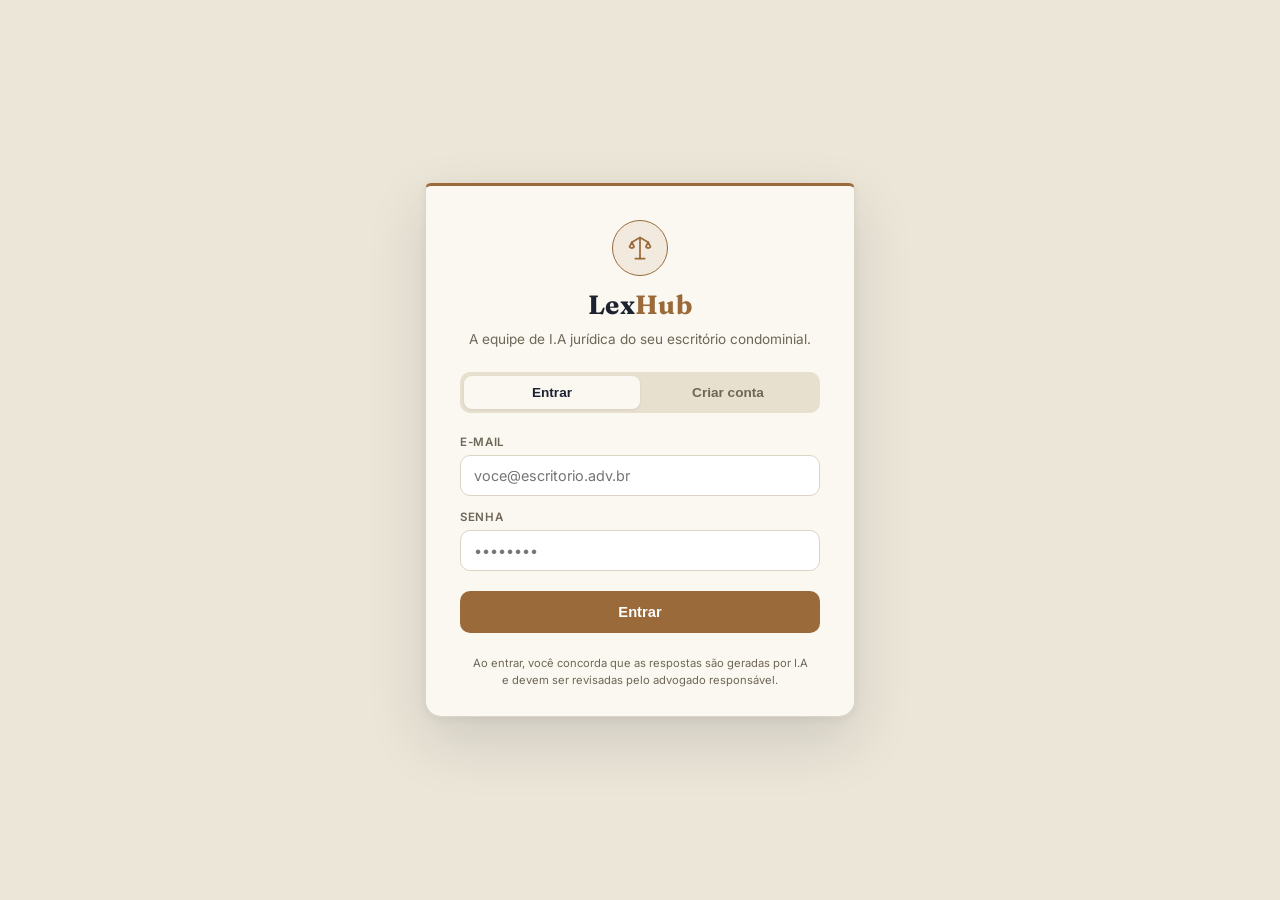
<file: app/static/login.html>
<!DOCTYPE html>
<html lang="pt-BR">
<head>
<meta charset="UTF-8">
<meta name="viewport" content="width=device-width, initial-scale=1.0">
<title>Entrar — LexHub</title>
<link rel="preconnect" href="https://fonts.googleapis.com">
<link rel="preconnect" href="https://fonts.gstatic.com" crossorigin>
<link href="https://fonts.googleapis.com/css2?family=Fraunces:ital,opsz,wght@0,9..144,400;0,9..144,500;0,9..144,600;1,9..144,400&family=Inter:wght@400;500;600;700&display=swap" rel="stylesheet">
<style>
:root {
  --bg: #ECE6D8;
  --panel: #FBF8F2;
  --panel-2: #F1EBDD;
  --panel-3: #E7E0CF;
  --border: #DCD5C5;
  --text: #1D2230;
  --text-dim: #6E6656;
  --accent: #9A6A3A;
  --accent-soft: rgba(154, 106, 58, 0.10);
  --accent-border: rgba(154, 106, 58, 0.38);
  --green: #2E4739;
  --danger: #A4432F;
}
* { margin: 0; padding: 0; box-sizing: border-box; }
body {
  font-family: 'Inter', system-ui, sans-serif;
  background: var(--bg);
  color: var(--text);
  min-height: 100vh;
  display: flex; align-items: center; justify-content: center;
  padding: 24px;
}
.card {
  width: 430px; max-width: 100%;
  background: var(--panel);
  border: 1px solid var(--border);
  border-top: 3px solid var(--accent);
  border-radius: 6px 6px 16px 16px;
  box-shadow: 0 24px 60px rgba(29,34,48,.14), 0 2px 8px rgba(29,34,48,.06);
  padding: 34px 34px 28px;
}
.brand { display: flex; flex-direction: column; align-items: center; gap: 12px; margin-bottom: 6px; }
.brand-mark {
  width: 56px; height: 56px;
  border: 1.5px solid var(--accent); border-radius: 50%;
  background: var(--accent-soft); color: var(--accent);
  display: flex; align-items: center; justify-content: center;
}
h1 { font-family: 'Fraunces', serif; font-size: 1.65rem; letter-spacing: .01em; }
h1 span { color: var(--accent); }
.sub { text-align: center; color: var(--text-dim); font-size: 0.85rem; line-height: 1.55; margin: 8px 0 22px; }

.tabs { display: flex; background: var(--panel-3); border-radius: 10px; padding: 4px; margin-bottom: 22px; }
.tab {
  flex: 1; background: transparent; border: none; border-radius: 8px;
  padding: 9px; font-size: 0.85rem; font-weight: 600; color: var(--text-dim);
  cursor: pointer; transition: background .15s, color .15s;
}
.tab.active { background: var(--panel); color: var(--text); box-shadow: 0 1px 3px rgba(29,34,48,.08); }

form { display: flex; flex-direction: column; gap: 14px; }
label { display: flex; flex-direction: column; gap: 6px; font-size: 0.72rem; font-weight: 600; text-transform: uppercase; letter-spacing: .06em; color: var(--text-dim); }
input {
  width: 100%;
  background: #fff;
  border: 1px solid var(--border);
  border-radius: 10px;
  padding: 11px 13px;
  font-family: inherit; font-size: 0.9rem; color: var(--text);
  transition: border-color .15s;
}
input:focus { outline: none; border-color: var(--accent-border); }
.btn {
  margin-top: 6px;
  background: var(--accent); color: #fff;
  border: none; border-radius: 10px;
  padding: 13px; font-size: 0.92rem; font-weight: 600;
  cursor: pointer; transition: opacity .15s;
}
.btn:hover { opacity: .92; }
.btn:disabled { opacity: .55; cursor: default; }
.erro {
  display: none;
  background: rgba(164, 67, 47, 0.08);
  border: 1px solid rgba(164, 67, 47, 0.28);
  color: var(--danger);
  border-radius: 10px; padding: 10px 13px;
  font-size: 0.8rem; line-height: 1.45;
}
.rodape { text-align: center; font-size: 0.7rem; color: var(--text-dim); margin-top: 22px; line-height: 1.5; }
:focus-visible { outline: 2px solid var(--accent); outline-offset: 2px; }
</style>
</head>
<body>

<div class="card">
  <div class="brand">
    <div class="brand-mark">
      <svg width="28" height="28" viewBox="0 0 24 24" fill="none" stroke="currentColor" stroke-width="1.5" stroke-linecap="round" stroke-linejoin="round"><path d="M12 3v18"/><path d="M5 7l7-4 7 4"/><path d="M3 11l2-4 2 4a2.5 2.5 0 0 1-4 0z"/><path d="M17 11l2-4 2 4a2.5 2.5 0 0 1-4 0z"/><path d="M8 21h8"/></svg>
    </div>
    <h1>Lex<span>Hub</span></h1>
  </div>
  <p class="sub">A equipe de I.A jurídica do seu escritório condominial.</p>

  <div class="tabs">
    <button class="tab active" id="tab-entrar" onclick="trocarAba('entrar')">Entrar</button>
    <button class="tab" id="tab-criar" onclick="trocarAba('criar')">Criar conta</button>
  </div>

  <div class="erro" id="erro"></div>

  <form id="form-entrar" onsubmit="entrar(event)">
    <label>E-mail
      <input type="email" id="login-email" autocomplete="email" required placeholder="voce@escritorio.adv.br">
    </label>
    <label>Senha
      <input type="password" id="login-senha" autocomplete="current-password" required placeholder="••••••••">
    </label>
    <button class="btn" id="btn-entrar" type="submit">Entrar</button>
  </form>

  <form id="form-criar" style="display:none" onsubmit="criarConta(event)">
    <label>Seu nome
      <input type="text" id="cad-nome" autocomplete="name" required placeholder="Dr(a). Nome Sobrenome">
    </label>
    <label>Nome do escritório
      <input type="text" id="cad-escritorio" autocomplete="organization" required placeholder="Ex.: Advocacia Condominial & Associados">
    </label>
    <label>E-mail
      <input type="email" id="cad-email" autocomplete="email" required placeholder="voce@escritorio.adv.br">
    </label>
    <label>Senha <small style="text-transform:none;letter-spacing:0;font-weight:400">(mínimo 8 caracteres)</small>
      <input type="password" id="cad-senha" autocomplete="new-password" minlength="8" required placeholder="••••••••">
    </label>
    <button class="btn" id="btn-criar" type="submit">Criar conta do escritório</button>
  </form>

  <p class="rodape">Ao entrar, você concorda que as respostas são geradas por I.A<br>e devem ser revisadas pelo advogado responsável.</p>
</div>

<script>
const $ = id => document.getElementById(id);

// Já logado? Vai direto pro hub.
if (localStorage.getItem('lexhub_token')) location.replace('/');

function trocarAba(aba) {
  $('form-entrar').style.display = aba === 'entrar' ? 'flex' : 'none';
  $('form-criar').style.display = aba === 'criar' ? 'flex' : 'none';
  $('tab-entrar').classList.toggle('active', aba === 'entrar');
  $('tab-criar').classList.toggle('active', aba === 'criar');
  mostrarErro('');
}

function mostrarErro(msg) {
  const el = $('erro');
  el.textContent = msg;
  el.style.display = msg ? 'block' : 'none';
}

function guardarSessao(d) {
  localStorage.setItem('lexhub_token', d.access_token);
  // O token do Supabase vale 1 hora; sem esta chave a sessão morre calada.
  if (d.refresh_token) localStorage.setItem('lexhub_refresh', d.refresh_token);
  localStorage.setItem('lexhub_perfil', JSON.stringify(d.perfil));
  location.replace('/');
}

async function chamar(url, corpo, btn, rotulo) {
  mostrarErro('');
  btn.disabled = true; btn.textContent = 'Aguarde…';
  try {
    const r = await fetch(url, {
      method: 'POST',
      headers: { 'Content-Type': 'application/json' },
      body: JSON.stringify(corpo)
    });
    const d = await r.json().catch(() => ({}));
    if (!r.ok) throw new Error(d.detail || 'Erro ' + r.status);
    guardarSessao(d);
  } catch (e) {
    mostrarErro(e.message);
  } finally {
    btn.disabled = false; btn.textContent = rotulo;
  }
}

function entrar(ev) {
  ev.preventDefault();
  chamar('/api/auth/login',
    { email: $('login-email').value.trim(), senha: $('login-senha').value },
    $('btn-entrar'), 'Entrar');
}

function criarConta(ev) {
  ev.preventDefault();
  chamar('/api/auth/signup',
    {
      nome: $('cad-nome').value.trim(),
      nome_escritorio: $('cad-escritorio').value.trim(),
      email: $('cad-email').value.trim(),
      senha: $('cad-senha').value
    },
    $('btn-criar'), 'Criar conta do escritório');
}
</script>
</body>
</html>
</file>
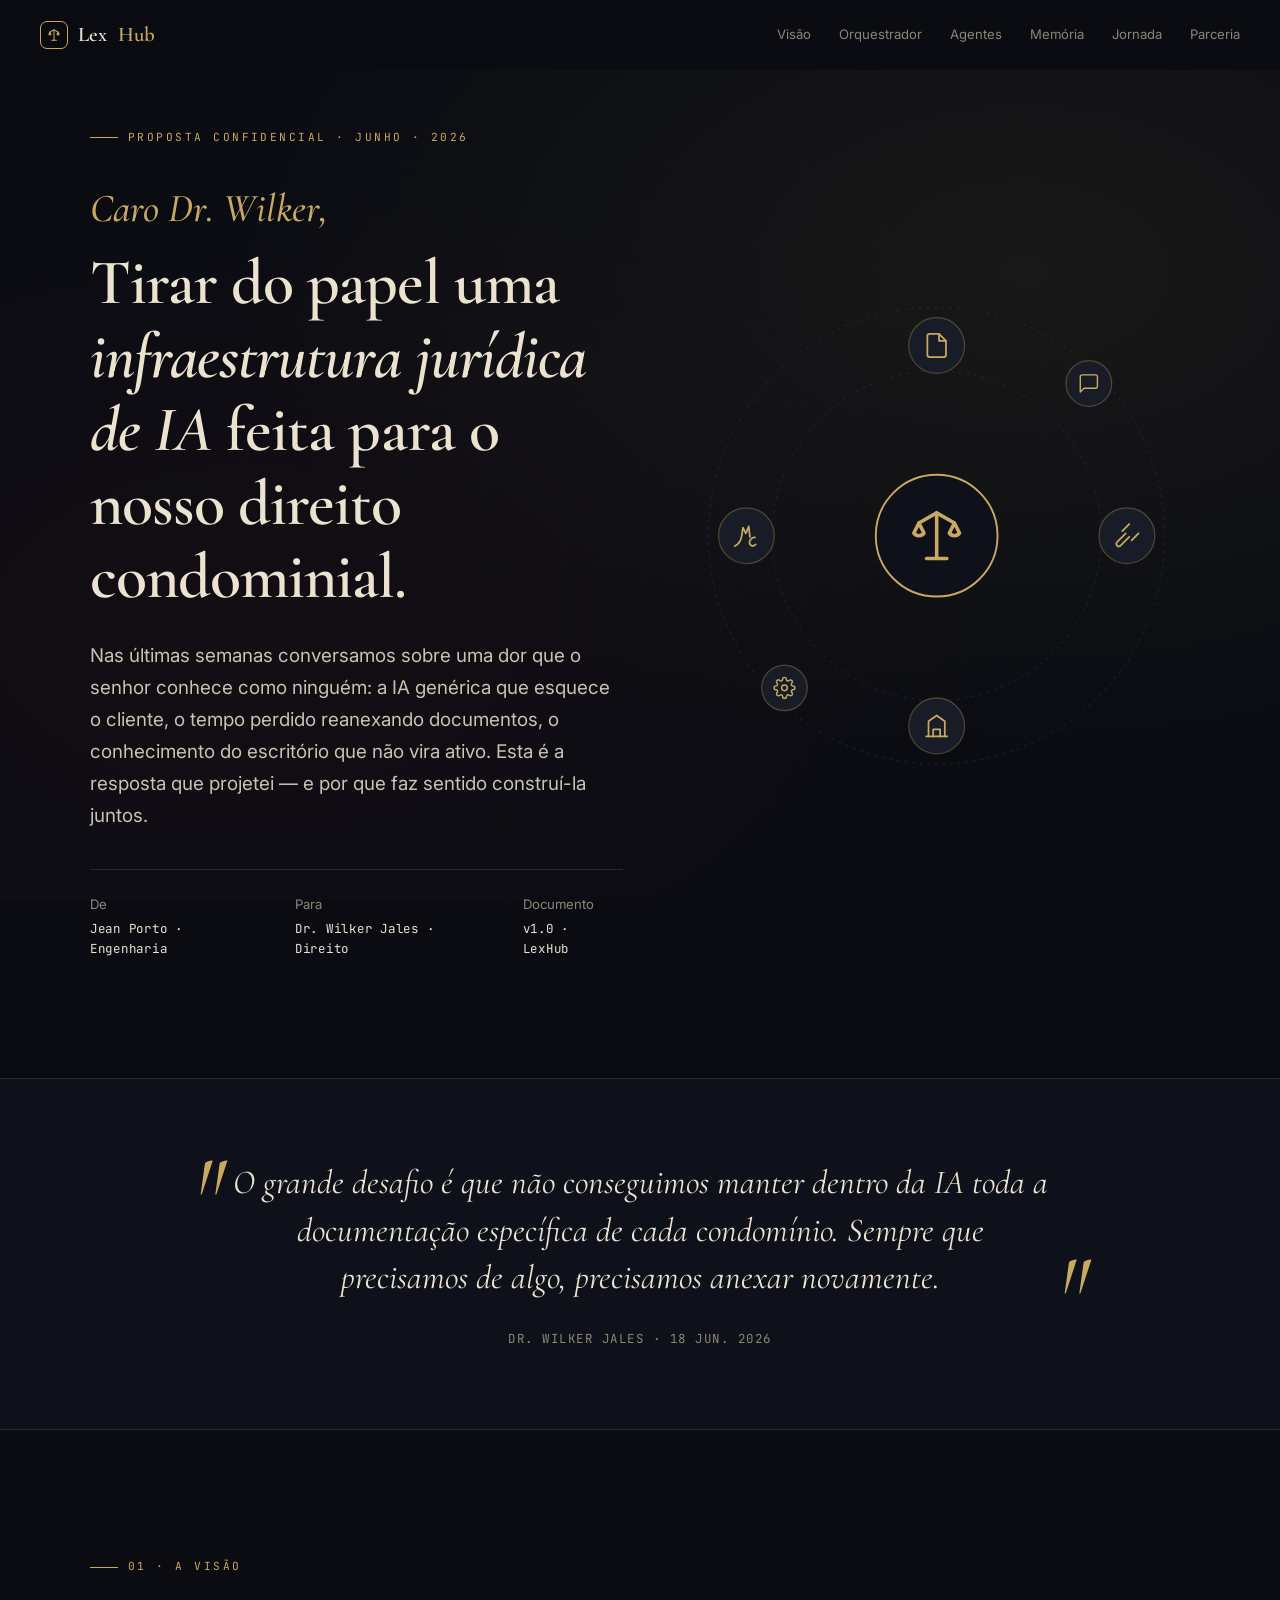
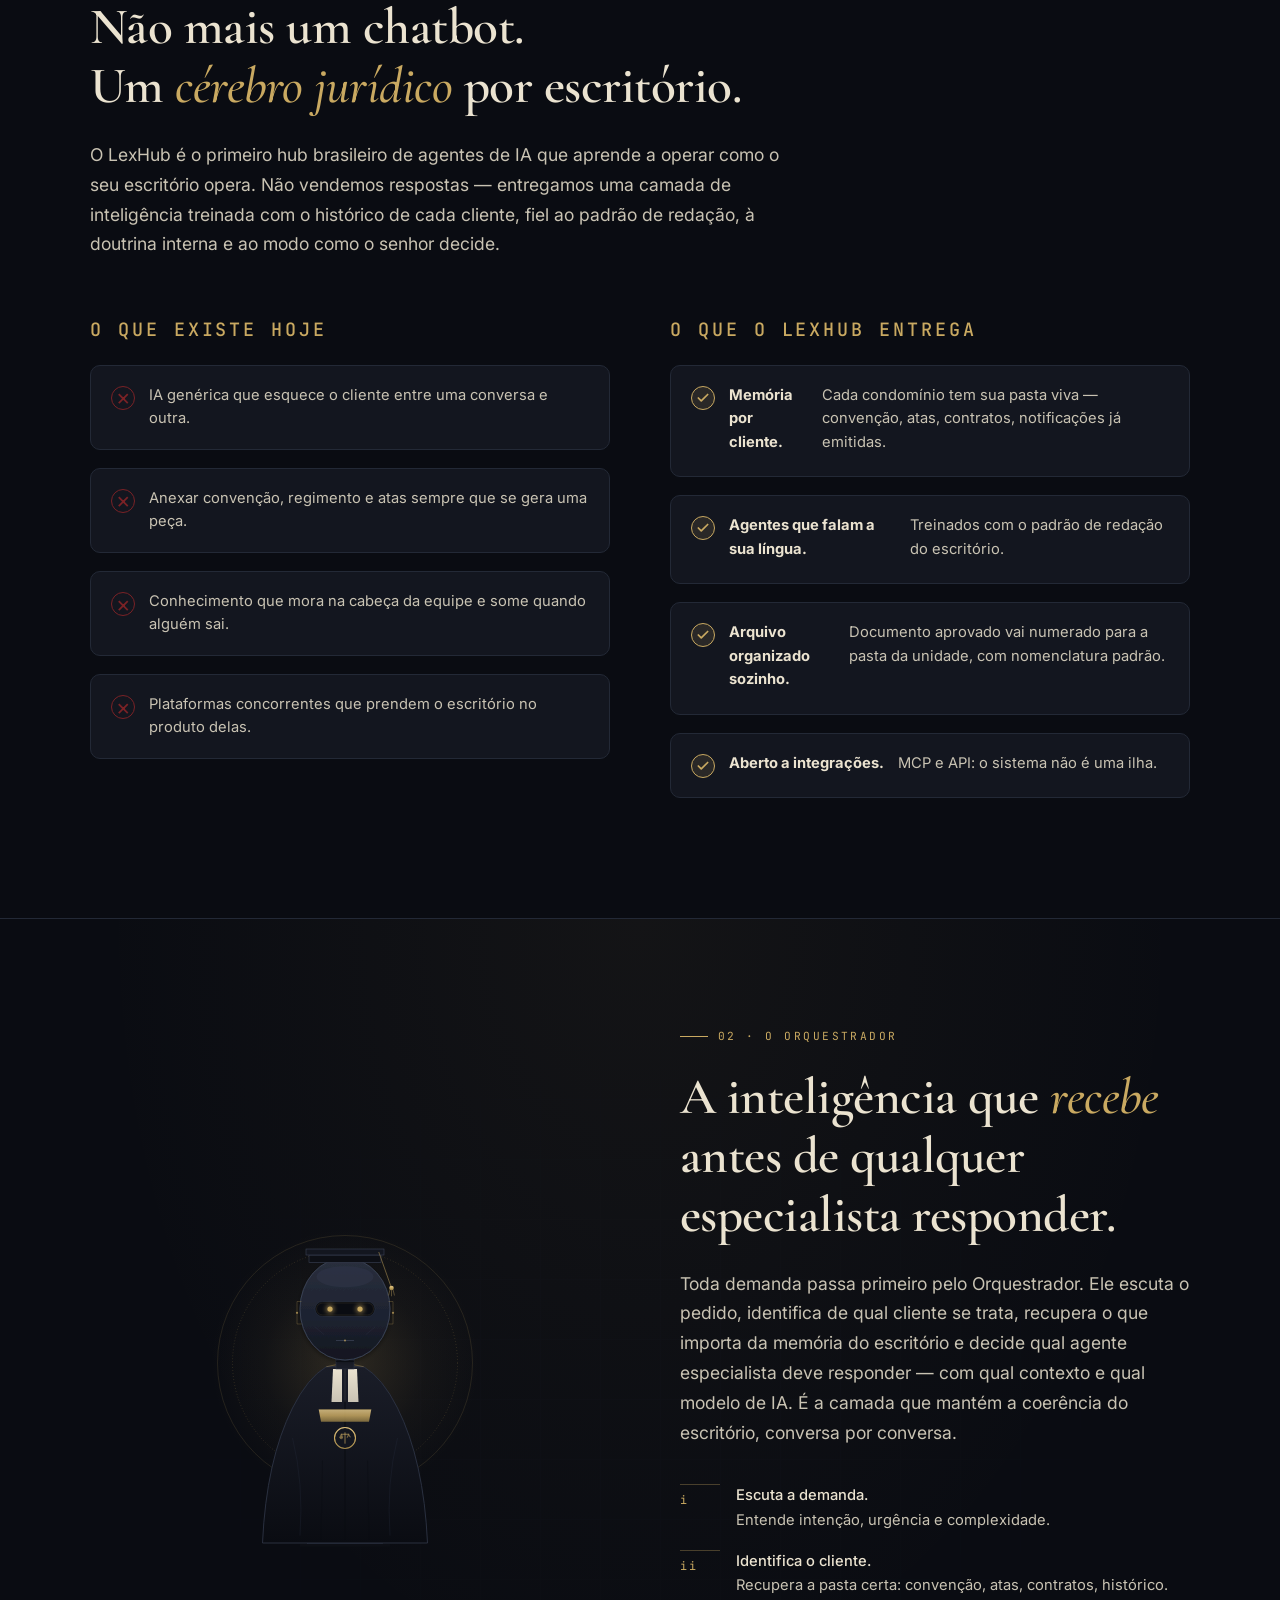
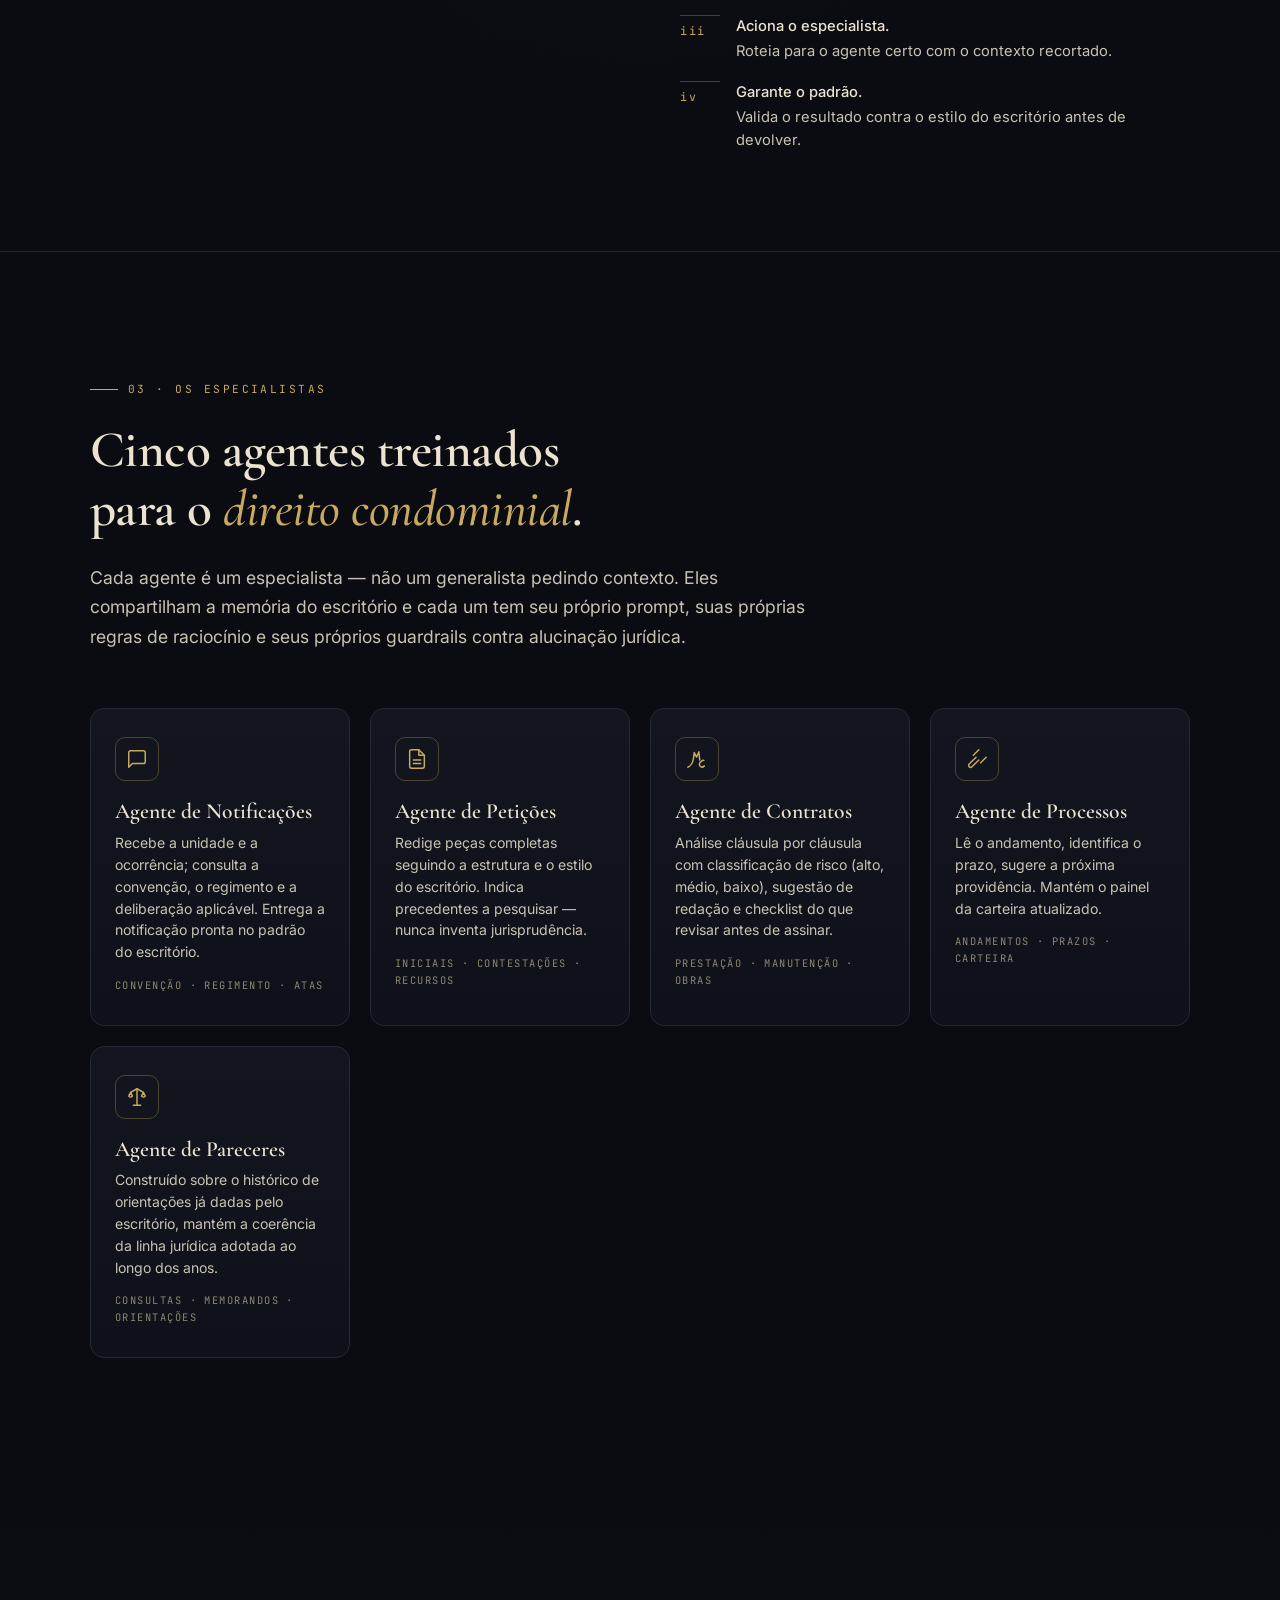
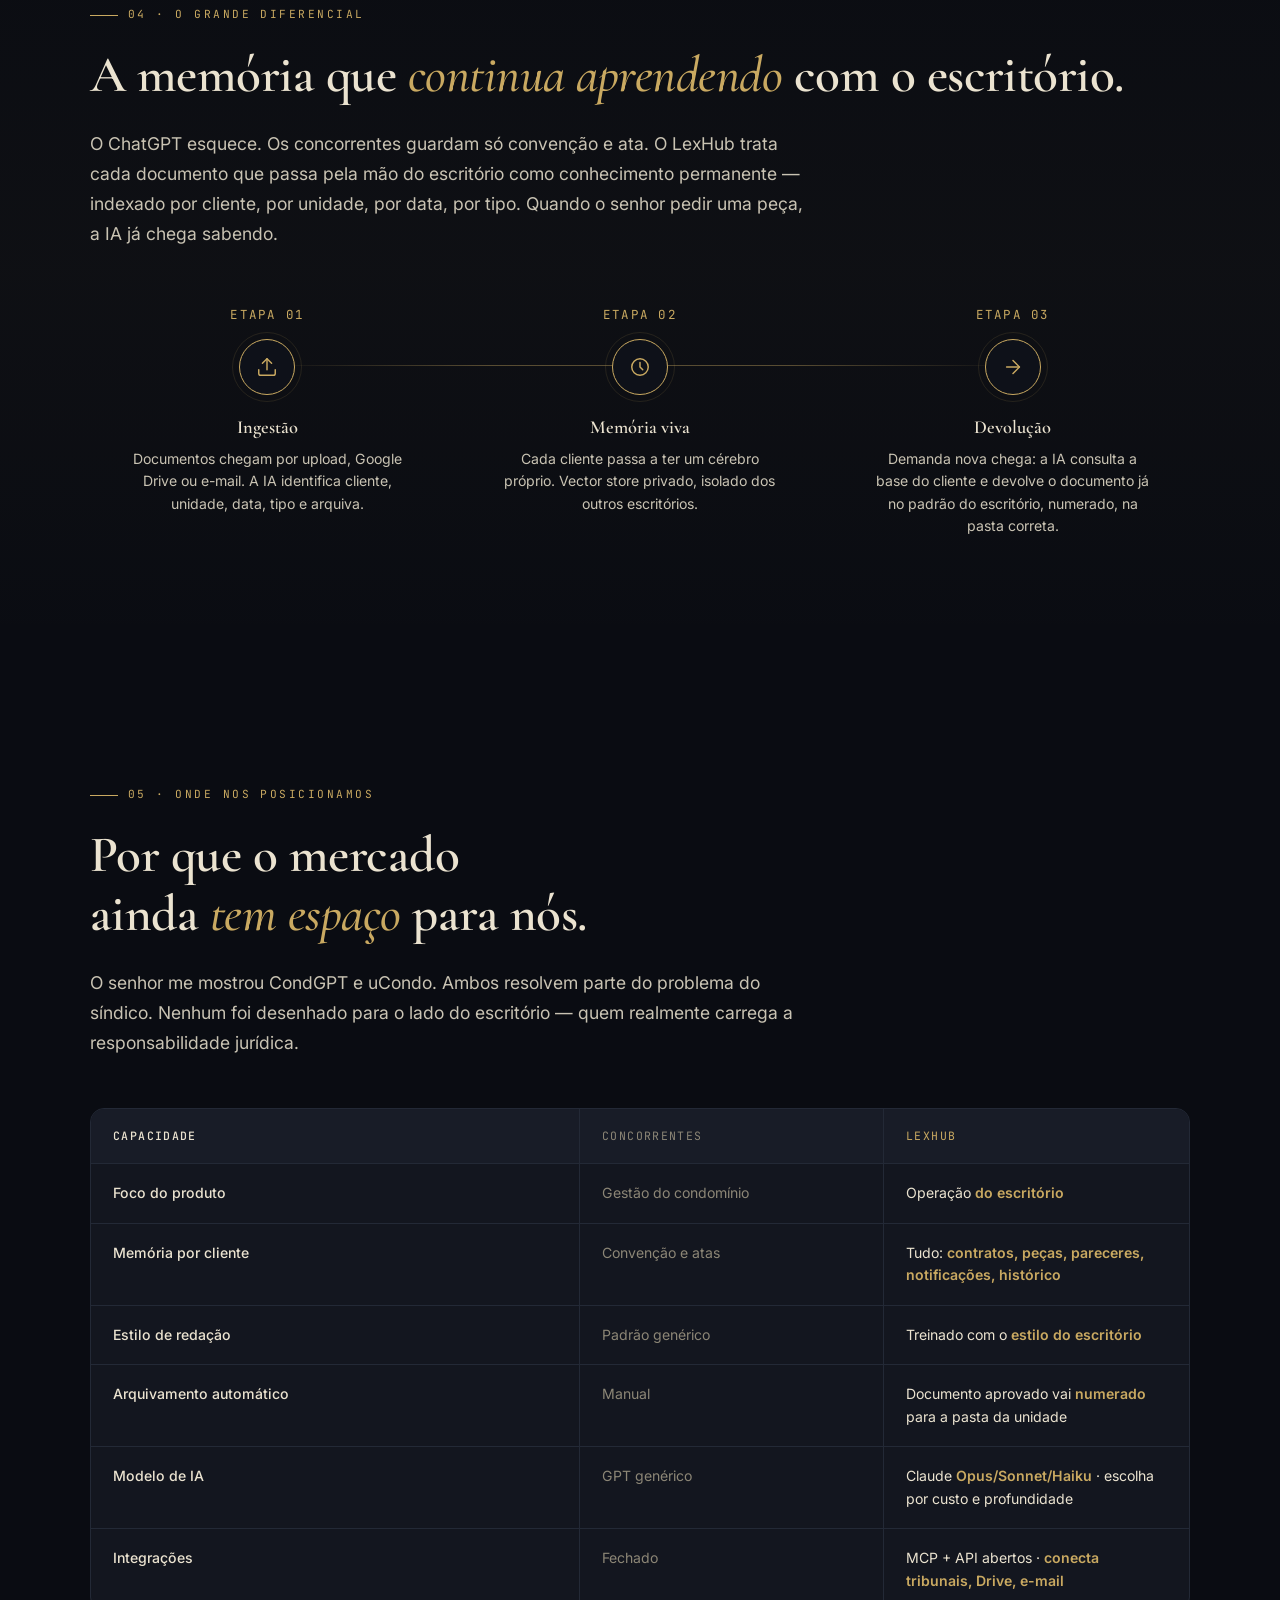
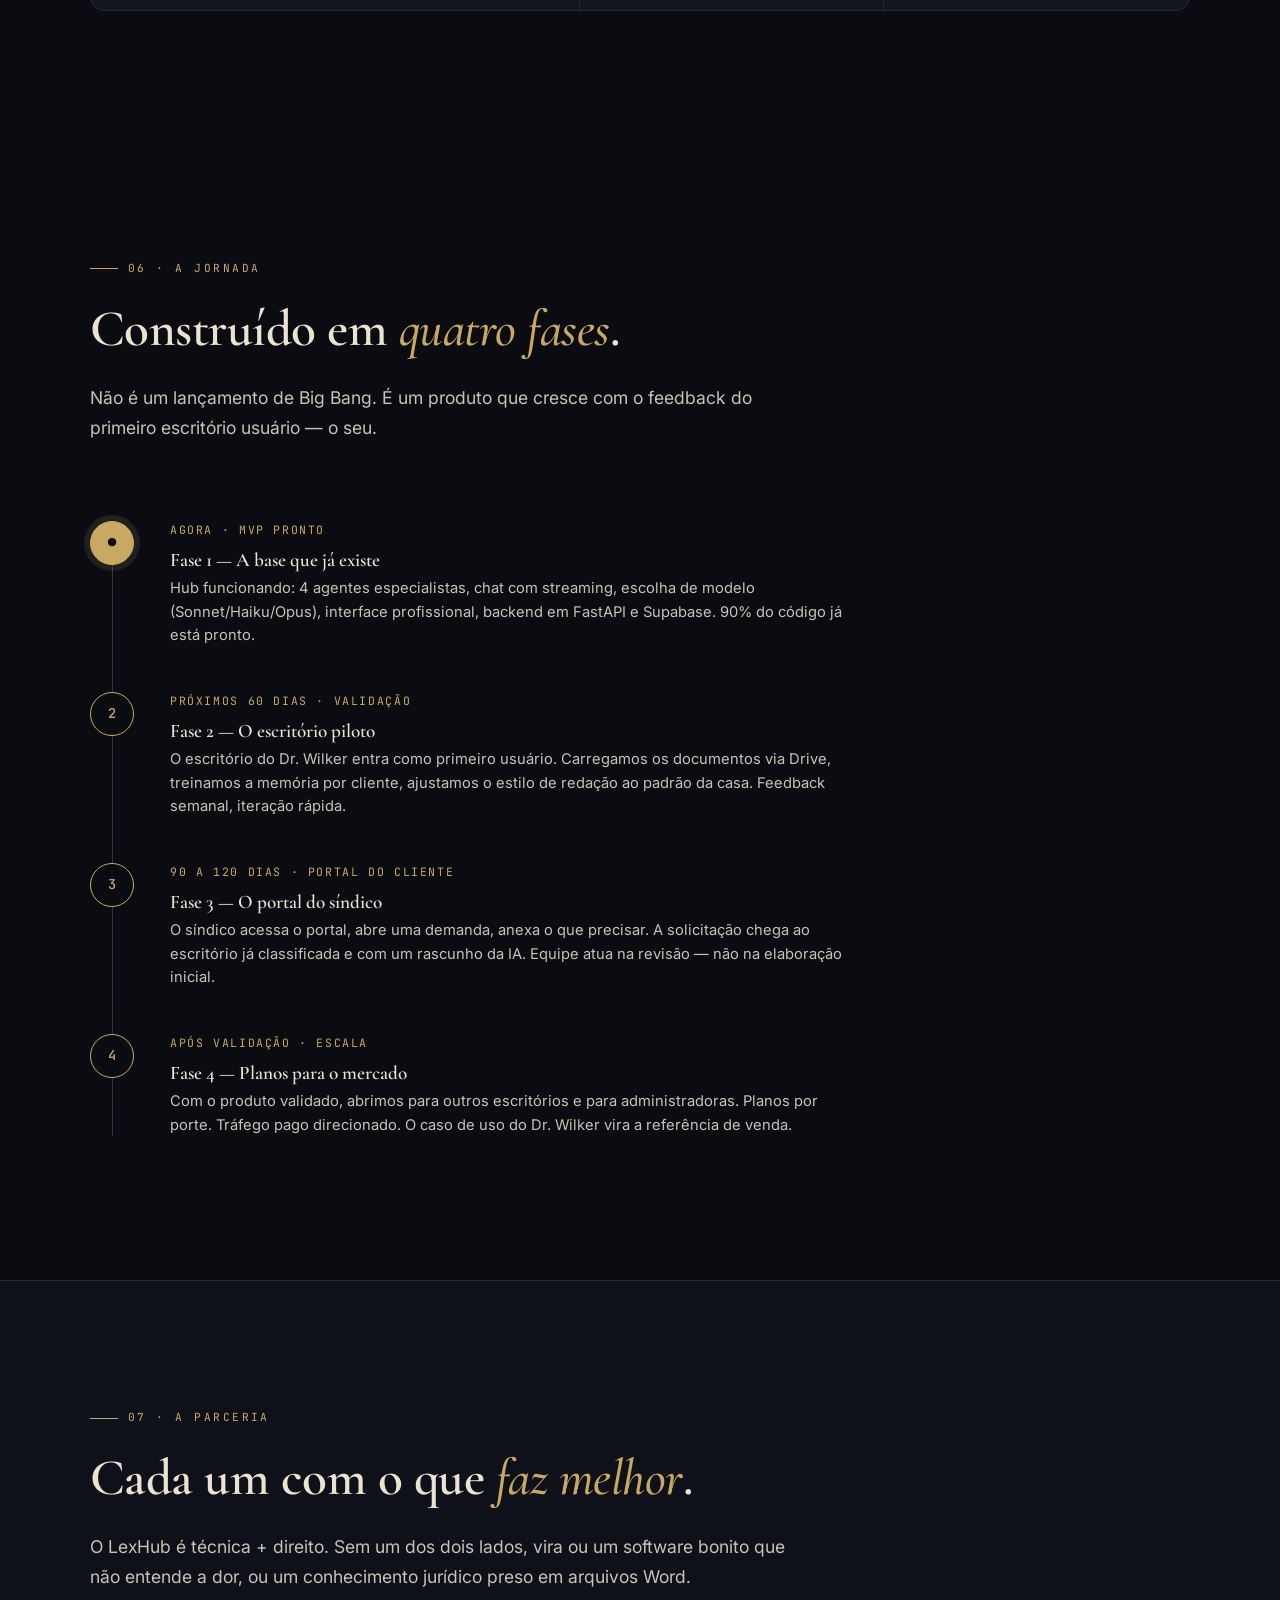
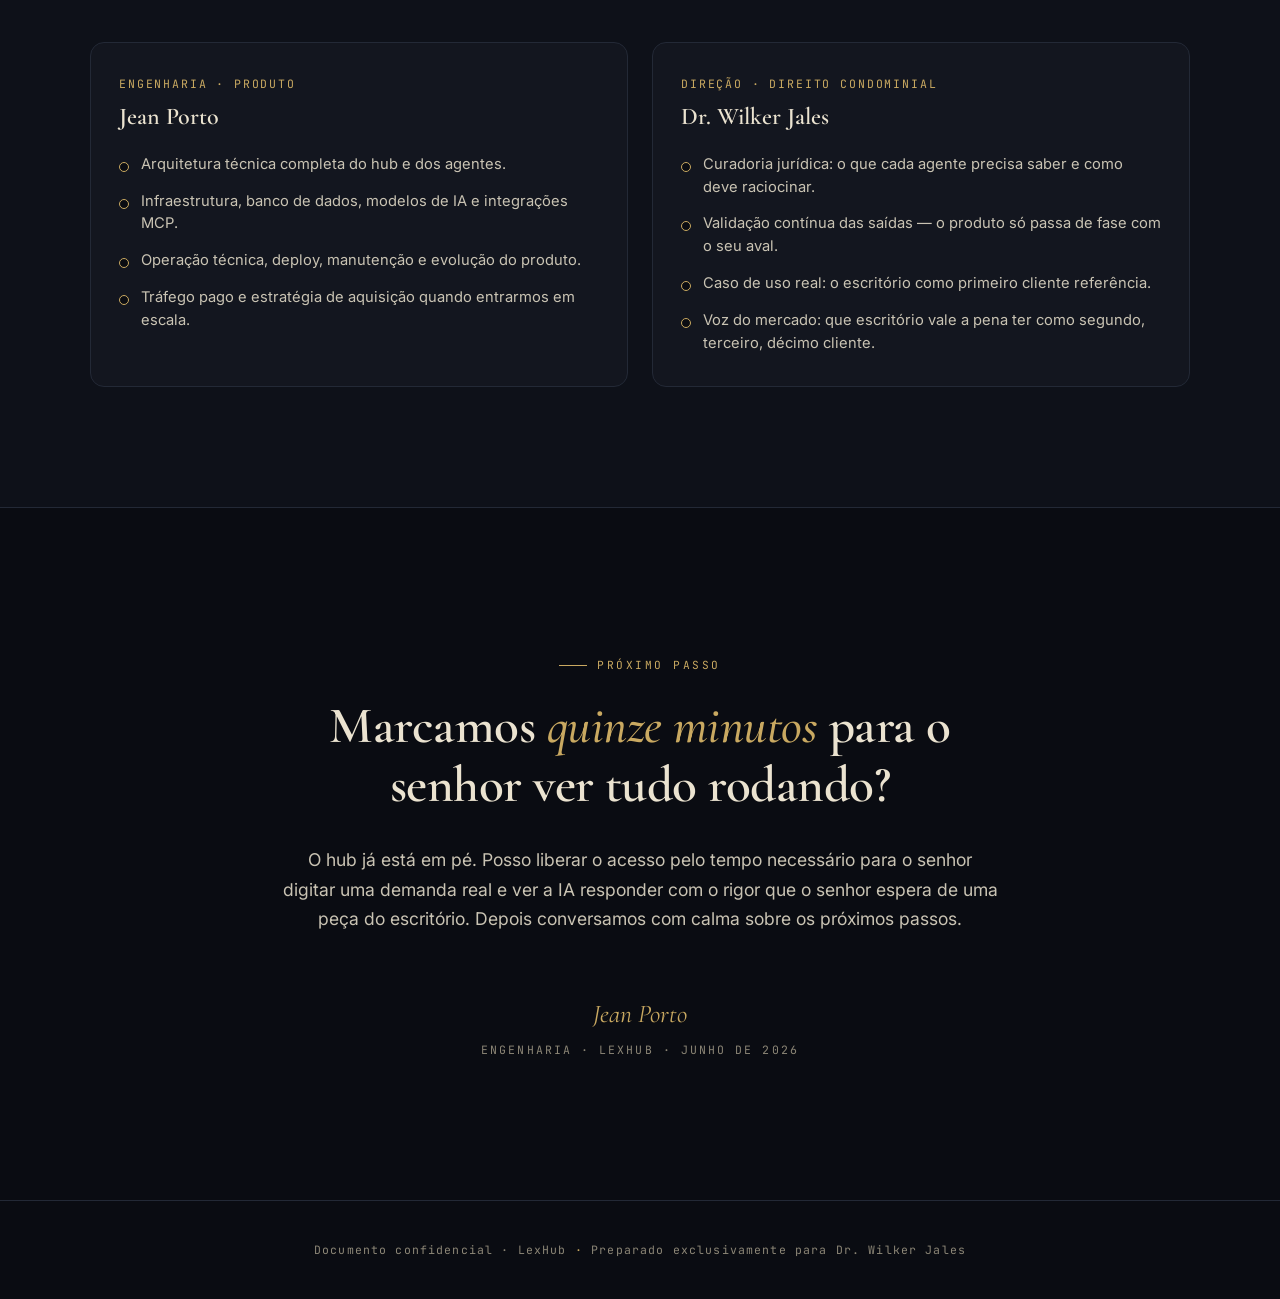
<file: app/static/proposta.html>
<!DOCTYPE html>
<html lang="pt-BR">
<head>
<meta charset="UTF-8">
<meta name="viewport" content="width=device-width, initial-scale=1.0">
<title>LexHub · Proposta confidencial para Dr. Wilker Jales</title>
<link rel="preconnect" href="https://fonts.googleapis.com">
<link rel="preconnect" href="https://fonts.gstatic.com" crossorigin>
<link href="https://fonts.googleapis.com/css2?family=Cormorant+Garamond:ital,wght@0,400;0,500;0,600;0,700;1,400;1,500&family=Inter:wght@300;400;500;600;700&family=JetBrains+Mono:wght@400;500&display=swap" rel="stylesheet">
<style>
:root {
  --bg: #0a0c12;
  --bg-2: #0e1119;
  --panel: #13161f;
  --panel-2: #181c27;
  --line: #232936;
  --line-strong: #2d3445;
  --text: #ebe3d0;
  --text-soft: #c9c3b3;
  --text-dim: #8c8676;
  --gold: #c9a961;
  --gold-soft: rgba(201, 169, 97, 0.12);
  --gold-line: rgba(201, 169, 97, 0.32);
  --burgundy: #7a2226;
  --serif: 'Cormorant Garamond', 'Source Serif 4', serif;
  --sans: 'Inter', system-ui, sans-serif;
  --mono: 'JetBrains Mono', monospace;
}
* { margin: 0; padding: 0; box-sizing: border-box; }
html { scroll-behavior: smooth; }
body {
  font-family: var(--sans);
  background: var(--bg);
  color: var(--text);
  line-height: 1.6;
  overflow-x: hidden;
  -webkit-font-smoothing: antialiased;
}
::selection { background: var(--gold); color: var(--bg); }
::-webkit-scrollbar { width: 10px; }
::-webkit-scrollbar-track { background: var(--bg); }
::-webkit-scrollbar-thumb { background: var(--line-strong); border-radius: 5px; }

/* ---------- Top bar ---------- */
.topbar {
  position: fixed; top: 0; left: 0; right: 0; z-index: 50;
  display: flex; align-items: center; justify-content: space-between;
  padding: 18px 40px;
  background: rgba(10, 12, 18, 0.85);
  backdrop-filter: blur(14px);
  border-bottom: 1px solid transparent;
  transition: border-color 0.3s, padding 0.3s;
}
.topbar.scrolled { border-color: var(--line); padding: 12px 40px; }
.topbar .mark {
  display: flex; align-items: center; gap: 10px;
  font-family: var(--serif); font-size: 1.3rem; font-weight: 600;
  letter-spacing: 0.01em;
}
.topbar .mark span { color: var(--gold); }
.topbar .mark .icon {
  width: 28px; height: 28px;
  border: 1.5px solid var(--gold); border-radius: 7px;
  display: flex; align-items: center; justify-content: center; color: var(--gold);
}
.topbar nav { display: flex; gap: 28px; font-size: 0.82rem; color: var(--text-dim); }
.topbar nav a { color: inherit; text-decoration: none; transition: color 0.15s; }
.topbar nav a:hover { color: var(--gold); }
@media (max-width: 760px) { .topbar nav { display: none; } .topbar { padding: 14px 22px; } }

/* ---------- Layout ---------- */
section {
  max-width: 1180px;
  margin: 0 auto;
  padding: 120px 40px;
  position: relative;
}
@media (max-width: 760px) { section { padding: 80px 22px; } }
.eyebrow {
  font-family: var(--mono);
  font-size: 0.7rem;
  text-transform: uppercase;
  letter-spacing: 0.22em;
  color: var(--gold);
  margin-bottom: 22px;
  display: inline-flex; align-items: center; gap: 10px;
}
.eyebrow::before {
  content: ''; display: inline-block; width: 28px; height: 1px; background: var(--gold);
}
h1, h2, h3 { font-family: var(--serif); font-weight: 600; line-height: 1.15; }
h2 { font-size: clamp(2.1rem, 4.2vw, 3.2rem); margin-bottom: 24px; letter-spacing: -0.01em; }
h2 em { font-style: italic; color: var(--gold); font-weight: 500; }
h3 { font-size: 1.35rem; margin-bottom: 10px; }
p.lead { font-size: 1.1rem; color: var(--text-soft); max-width: 720px; line-height: 1.7; }
p { color: var(--text-soft); }

/* Reveal */
.reveal { opacity: 0; transform: translateY(28px); transition: opacity 0.9s ease, transform 0.9s ease; }
.reveal.in { opacity: 1; transform: none; }
.reveal[data-delay="1"] { transition-delay: 0.1s; }
.reveal[data-delay="2"] { transition-delay: 0.2s; }
.reveal[data-delay="3"] { transition-delay: 0.3s; }
.reveal[data-delay="4"] { transition-delay: 0.4s; }
@media (prefers-reduced-motion: reduce) {
  .reveal { opacity: 1; transform: none; transition: none; }
}

/* ---------- Hero ---------- */
.hero {
  min-height: 100vh;
  display: grid;
  grid-template-columns: 1.05fr 1fr;
  align-items: center;
  gap: 60px;
  padding-top: 120px;
}
@media (max-width: 960px) { .hero { grid-template-columns: 1fr; gap: 40px; min-height: auto; padding-top: 100px; } }
.hero-bg {
  position: absolute; inset: 0; z-index: -1; overflow: hidden;
  background:
    radial-gradient(ellipse at 80% 30%, rgba(201, 169, 97, 0.08), transparent 55%),
    radial-gradient(ellipse at 20% 70%, rgba(122, 34, 38, 0.08), transparent 50%);
}
.hero-bg::after {
  content: ''; position: absolute; inset: 0;
  background-image:
    linear-gradient(to right, var(--line) 1px, transparent 1px),
    linear-gradient(to bottom, var(--line) 1px, transparent 1px);
  background-size: 80px 80px;
  opacity: 0.08;
  mask-image: radial-gradient(ellipse at center, black 30%, transparent 75%);
}
.hero h1 {
  font-size: clamp(2.6rem, 5vw, 4rem);
  letter-spacing: -0.015em;
  margin: 18px 0 26px;
}
.hero h1 .greeting {
  display: block;
  font-style: italic;
  font-weight: 500;
  color: var(--gold);
  font-size: 0.62em;
  margin-bottom: 14px;
  letter-spacing: 0;
}
.hero p.lead { font-size: 1.18rem; }
.hero-meta {
  display: flex; gap: 28px; margin-top: 36px;
  padding-top: 24px; border-top: 1px solid var(--line);
  font-size: 0.82rem; color: var(--text-dim);
}
.hero-meta div span { display: block; color: var(--text); font-family: var(--mono); font-size: 0.78rem; margin-top: 4px; letter-spacing: 0.06em; }

/* SVG Centerpiece */
.centerpiece {
  position: relative;
  aspect-ratio: 1;
  width: 100%;
  max-width: 520px;
  margin: 0 auto;
}
.centerpiece svg { width: 100%; height: 100%; }
.orbit-ring {
  fill: none;
  stroke: var(--line-strong);
  stroke-width: 0.5;
  stroke-dasharray: 2 4;
  animation: spin 60s linear infinite;
  transform-origin: center;
}
.orbit-ring.r2 { animation-duration: 90s; animation-direction: reverse; }
@keyframes spin { to { transform: rotate(360deg); } }
.node {
  fill: var(--panel-2);
  stroke: var(--gold-line);
  stroke-width: 1;
}
.node-icon { fill: var(--gold); }
.beam {
  stroke: var(--gold);
  stroke-width: 1;
  opacity: 0;
  animation: beam 4s ease-in-out infinite;
}
@keyframes beam {
  0%, 100% { opacity: 0; stroke-dashoffset: 100; }
  50% { opacity: 0.5; stroke-dashoffset: 0; }
}
.core {
  fill: var(--bg-2);
  stroke: var(--gold);
  stroke-width: 1.5;
}
.core-pulse {
  fill: none;
  stroke: var(--gold);
  stroke-width: 1;
  opacity: 0.5;
  animation: pulse 3s ease-out infinite;
  transform-origin: center;
}
@keyframes pulse {
  0% { transform: scale(1); opacity: 0.6; }
  100% { transform: scale(1.8); opacity: 0; }
}
@media (prefers-reduced-motion: reduce) {
  .orbit-ring, .beam, .core-pulse { animation: none; }
}

/* ---------- Whisper / quote ---------- */
.whisper {
  background: var(--bg-2);
  border-top: 1px solid var(--line);
  border-bottom: 1px solid var(--line);
}
.whisper section { padding: 80px 40px; }
.whisper blockquote {
  font-family: var(--serif);
  font-style: italic;
  font-size: clamp(1.5rem, 3vw, 2.1rem);
  line-height: 1.4;
  color: var(--text);
  max-width: 880px;
  margin: 0 auto;
  text-align: center;
  position: relative;
  padding: 0 30px;
}
.whisper blockquote::before, .whisper blockquote::after {
  content: '"';
  color: var(--gold);
  font-size: 3em;
  position: absolute;
  font-family: var(--serif);
  line-height: 1;
}
.whisper blockquote::before { left: -8px; top: -16px; }
.whisper blockquote::after { right: -8px; bottom: -42px; }
.whisper cite {
  display: block; margin-top: 28px;
  font-family: var(--mono); font-size: 0.78rem;
  text-align: center; color: var(--text-dim);
  letter-spacing: 0.12em; text-transform: uppercase;
  font-style: normal;
}

/* ---------- Two-column problem/solution ---------- */
.duo {
  display: grid;
  grid-template-columns: 1fr 1fr;
  gap: 60px;
  align-items: start;
}
@media (max-width: 860px) { .duo { grid-template-columns: 1fr; gap: 30px; } }
.duo-col h3 { color: var(--gold); font-size: 1.15rem; font-family: var(--mono); font-weight: 500; text-transform: uppercase; letter-spacing: 0.16em; margin-bottom: 24px; }
.pain-list, .gain-list { list-style: none; display: flex; flex-direction: column; gap: 18px; }
.pain-list li, .gain-list li {
  display: flex; gap: 14px; align-items: flex-start;
  padding: 18px 20px;
  background: var(--panel);
  border: 1px solid var(--line);
  border-radius: 10px;
  font-size: 0.92rem;
  line-height: 1.6;
  color: var(--text-soft);
}
.pain-list li::before {
  content: '×';
  color: var(--burgundy); font-size: 1.4rem; line-height: 1; flex-shrink: 0;
  width: 22px; height: 22px; display: flex; align-items: center; justify-content: center;
  border: 1px solid var(--burgundy); border-radius: 50%;
  margin-top: 2px;
}
.gain-list li::before {
  content: ''; flex-shrink: 0;
  width: 22px; height: 22px;
  background: var(--gold-soft); border: 1px solid var(--gold); border-radius: 50%;
  background-image: url("data:image/svg+xml;utf8,<svg xmlns='http://www.w3.org/2000/svg' viewBox='0 0 24 24' fill='none' stroke='%23c9a961' stroke-width='3' stroke-linecap='round' stroke-linejoin='round'><path d='M20 6 9 17l-5-5'/></svg>");
  background-size: 14px; background-position: center; background-repeat: no-repeat;
  margin-top: 2px;
}
.gain-list li strong { color: var(--text); display: block; margin-bottom: 4px; }

/* ---------- The Guardian (robot) ---------- */
.guardian {
  background:
    radial-gradient(ellipse at 50% 0%, rgba(201, 169, 97, 0.05), transparent 60%),
    var(--bg);
  border-top: 1px solid var(--line);
  border-bottom: 1px solid var(--line);
  overflow: hidden;
  position: relative;
}
.guardian::before {
  content: ''; position: absolute; inset: 0;
  background-image:
    linear-gradient(to right, var(--line) 1px, transparent 1px),
    linear-gradient(to bottom, var(--line) 1px, transparent 1px);
  background-size: 60px 60px;
  opacity: 0.06;
  mask-image: radial-gradient(ellipse at 50% 50%, black 20%, transparent 70%);
  pointer-events: none;
}
.guardian section {
  display: grid;
  grid-template-columns: 1fr 1fr;
  gap: 80px;
  align-items: center;
  padding: 100px 40px;
}
@media (max-width: 960px) { .guardian section { grid-template-columns: 1fr; gap: 40px; } }

.guardian-stage {
  position: relative;
  aspect-ratio: 4 / 5;
  max-width: 460px;
  margin: 0 auto;
}
.guardian-stage svg { width: 100%; height: 100%; display: block; }

/* halo behind robot */
.halo-ring {
  fill: none;
  stroke: var(--gold);
  stroke-width: 0.6;
  opacity: 0.3;
  transform-origin: 200px 220px;
  animation: haloSpin 80s linear infinite;
}
.halo-ring.r2 { stroke-dasharray: 1 3; opacity: 0.5; animation-duration: 50s; animation-direction: reverse; }
@keyframes haloSpin { to { transform: rotate(360deg); } }

/* eyes — slow blink/pulse */
.guardian-eye {
  fill: var(--gold);
  transform-origin: center;
  animation: eyeBlink 5s ease-in-out infinite;
}
.guardian-eye.right { animation-delay: 0.15s; }
@keyframes eyeBlink {
  0%, 92%, 100% { opacity: 1; transform: scaleY(1); }
  95% { opacity: 0.4; transform: scaleY(0.1); }
}

/* eye glow */
.eye-glow {
  fill: var(--gold);
  opacity: 0.5;
  filter: blur(3px);
  animation: glowPulse 4s ease-in-out infinite;
}
@keyframes glowPulse {
  0%, 100% { opacity: 0.35; }
  50% { opacity: 0.7; }
}

/* medallion subtle pulse */
.medallion-pulse {
  fill: none; stroke: var(--gold); stroke-width: 0.8;
  transform-origin: 200px 320px;
  opacity: 0.6;
  animation: medPulse 3.5s ease-out infinite;
}
@keyframes medPulse {
  0% { transform: scale(1); opacity: 0.6; }
  100% { transform: scale(1.8); opacity: 0; }
}

/* robe gentle sway */
.guardian-robe {
  transform-origin: 200px 220px;
  animation: sway 9s ease-in-out infinite;
}
@keyframes sway {
  0%, 100% { transform: rotate(-0.5deg); }
  50% { transform: rotate(0.5deg); }
}

/* legal article particles drift up */
.legal-particles text {
  font-family: var(--mono);
  font-size: 8px;
  fill: var(--gold);
  opacity: 0;
  animation: drift 14s linear infinite;
}
.legal-particles text:nth-child(1) { animation-delay: 0s; }
.legal-particles text:nth-child(2) { animation-delay: 2.8s; }
.legal-particles text:nth-child(3) { animation-delay: 5.6s; }
.legal-particles text:nth-child(4) { animation-delay: 8.4s; }
.legal-particles text:nth-child(5) { animation-delay: 11.2s; }
@keyframes drift {
  0% { transform: translateY(0); opacity: 0; }
  15% { opacity: 0.45; }
  85% { opacity: 0.45; }
  100% { transform: translateY(-180px); opacity: 0; }
}

@media (prefers-reduced-motion: reduce) {
  .halo-ring, .guardian-eye, .eye-glow, .medallion-pulse, .guardian-robe, .legal-particles text {
    animation: none;
  }
}

.guardian-body .eyebrow { display: inline-flex; }
.guardian-list {
  list-style: none;
  margin-top: 36px;
  display: flex;
  flex-direction: column;
  gap: 18px;
}
.guardian-list li {
  display: grid;
  grid-template-columns: 40px 1fr;
  gap: 16px;
  align-items: start;
  font-size: 0.92rem;
  color: var(--text-soft);
  line-height: 1.55;
}
.guardian-list li .step {
  font-family: var(--mono);
  font-size: 0.72rem;
  color: var(--gold);
  letter-spacing: 0.14em;
  border-top: 1px solid var(--gold-line);
  padding-top: 6px;
}
.guardian-list li strong { color: var(--text); display: block; margin-bottom: 2px; font-weight: 500; }

/* ---------- Agents grid ---------- */
.agents {
  display: grid;
  grid-template-columns: repeat(auto-fit, minmax(260px, 1fr));
  gap: 20px;
  margin-top: 56px;
}
.agent {
  background: linear-gradient(180deg, var(--panel) 0%, var(--bg-2) 100%);
  border: 1px solid var(--line);
  border-radius: 14px;
  padding: 28px 24px;
  transition: border-color 0.25s, transform 0.25s;
  position: relative;
  overflow: hidden;
}
.agent::before {
  content: ''; position: absolute; inset: 0;
  background: radial-gradient(circle at top right, var(--gold-soft), transparent 60%);
  opacity: 0; transition: opacity 0.3s;
}
.agent:hover { border-color: var(--gold-line); transform: translateY(-4px); }
.agent:hover::before { opacity: 1; }
.agent-icon {
  width: 44px; height: 44px;
  border: 1px solid var(--gold-line); border-radius: 10px;
  display: flex; align-items: center; justify-content: center;
  color: var(--gold); margin-bottom: 18px;
  position: relative; z-index: 1;
}
.agent h3 { color: var(--text); margin-bottom: 8px; position: relative; z-index: 1; }
.agent p { font-size: 0.88rem; line-height: 1.55; color: var(--text-soft); position: relative; z-index: 1; }
.agent .tag {
  display: inline-block;
  margin-top: 14px;
  font-family: var(--mono); font-size: 0.65rem;
  text-transform: uppercase; letter-spacing: 0.14em;
  color: var(--text-dim);
  position: relative; z-index: 1;
}

/* ---------- Memory flow (the differentiator) ---------- */
.memory {
  background: linear-gradient(180deg, transparent 0%, rgba(201, 169, 97, 0.025) 50%, transparent 100%);
}
.flow {
  display: grid;
  grid-template-columns: repeat(3, 1fr);
  gap: 18px;
  margin-top: 56px;
  position: relative;
}
.flow::before {
  content: ''; position: absolute;
  top: 60px; left: 16%; right: 16%; height: 1px;
  background: linear-gradient(to right, transparent, var(--gold) 30%, var(--gold) 70%, transparent);
  opacity: 0.4;
  z-index: 0;
}
@media (max-width: 860px) { .flow { grid-template-columns: 1fr; } .flow::before { display: none; } }
.flow-step {
  text-align: center;
  position: relative;
  z-index: 1;
  padding: 0 12px;
}
.flow-num {
  font-family: var(--mono); font-size: 0.78rem;
  color: var(--gold); margin-bottom: 14px;
  letter-spacing: 0.18em;
}
.flow-circle {
  width: 56px; height: 56px;
  background: var(--bg-2);
  border: 1.5px solid var(--gold);
  border-radius: 50%;
  margin: 0 auto 22px;
  display: flex; align-items: center; justify-content: center;
  color: var(--gold);
  position: relative;
}
.flow-circle::after {
  content: ''; position: absolute; inset: -8px;
  border: 1px solid var(--gold-line);
  border-radius: 50%;
  opacity: 0.4;
}
.flow-step h3 { font-size: 1.15rem; margin-bottom: 10px; color: var(--text); }
.flow-step p { font-size: 0.88rem; max-width: 280px; margin: 0 auto; }

/* ---------- Comparison ---------- */
.compare {
  margin-top: 50px;
  border: 1px solid var(--line);
  border-radius: 14px;
  overflow: hidden;
  background: var(--panel);
}
.compare-row {
  display: grid;
  grid-template-columns: 1.6fr 1fr 1fr;
  border-bottom: 1px solid var(--line);
}
.compare-row:last-child { border-bottom: none; }
.compare-row > div { padding: 18px 22px; font-size: 0.88rem; }
.compare-row.head > div {
  background: var(--panel-2);
  font-family: var(--mono); text-transform: uppercase; letter-spacing: 0.12em;
  font-size: 0.72rem; color: var(--text-dim);
}
.compare-row.head div:last-child { color: var(--gold); }
.compare-row > div:first-child { color: var(--text); font-weight: 500; }
.compare-row > div:nth-child(2) { color: var(--text-dim); border-left: 1px solid var(--line); border-right: 1px solid var(--line); }
.compare-row > div:nth-child(3) { color: var(--text); }
.compare-row > div:nth-child(3) strong { color: var(--gold); font-weight: 600; }
@media (max-width: 760px) {
  .compare-row { grid-template-columns: 1fr; }
  .compare-row > div { border: none !important; border-bottom: 1px solid var(--line) !important; }
  .compare-row.head { display: none; }
  .compare-row > div::before { content: attr(data-label); display: block; font-family: var(--mono); font-size: 0.7rem; color: var(--text-dim); margin-bottom: 4px; text-transform: uppercase; letter-spacing: 0.1em; }
}

/* ---------- Roadmap ---------- */
.roadmap {
  margin-top: 56px;
  position: relative;
}
.roadmap::before {
  content: ''; position: absolute;
  left: 22px; top: 24px; bottom: 24px;
  width: 1px; background: var(--line-strong);
}
.phase {
  display: grid;
  grid-template-columns: 60px 1fr;
  gap: 20px;
  padding: 22px 0;
  position: relative;
}
.phase-dot {
  width: 44px; height: 44px;
  background: var(--bg);
  border: 1.5px solid var(--gold);
  border-radius: 50%;
  display: flex; align-items: center; justify-content: center;
  font-family: var(--mono); color: var(--gold); font-weight: 500;
  font-size: 0.85rem;
  z-index: 1;
}
.phase.now .phase-dot {
  background: var(--gold); color: var(--bg);
  box-shadow: 0 0 0 6px var(--gold-soft);
}
.phase-body h3 { color: var(--text); font-size: 1.2rem; margin-bottom: 6px; }
.phase-when {
  font-family: var(--mono); font-size: 0.72rem;
  text-transform: uppercase; letter-spacing: 0.14em;
  color: var(--gold); margin-bottom: 10px;
}
.phase-body p { font-size: 0.92rem; max-width: 680px; }

/* ---------- Partnership ---------- */
.partnership {
  background: var(--bg-2);
  border-top: 1px solid var(--line);
  border-bottom: 1px solid var(--line);
}
.duo-cards {
  display: grid;
  grid-template-columns: 1fr 1fr;
  gap: 24px;
  margin-top: 50px;
}
@media (max-width: 760px) { .duo-cards { grid-template-columns: 1fr; } }
.party-card {
  background: var(--panel);
  border: 1px solid var(--line);
  border-radius: 14px;
  padding: 32px 28px;
  position: relative;
}
.party-card .role {
  font-family: var(--mono); font-size: 0.72rem;
  text-transform: uppercase; letter-spacing: 0.16em;
  color: var(--gold); margin-bottom: 10px;
}
.party-card h3 { font-size: 1.5rem; color: var(--text); margin-bottom: 22px; }
.party-card ul { list-style: none; display: flex; flex-direction: column; gap: 14px; }
.party-card li {
  font-size: 0.92rem; color: var(--text-soft); line-height: 1.55;
  padding-left: 22px; position: relative;
}
.party-card li::before {
  content: ''; position: absolute; left: 0; top: 9px;
  width: 8px; height: 8px;
  border: 1.5px solid var(--gold); border-radius: 50%;
  background: var(--bg);
}

/* ---------- Closing ---------- */
.closing { text-align: center; padding: 140px 40px; }
.closing h2 { max-width: 760px; margin: 0 auto 30px; }
.closing p.lead { margin: 0 auto; }
.signature {
  margin-top: 60px;
  display: inline-flex; flex-direction: column; align-items: center; gap: 6px;
}
.signature-name {
  font-family: var(--serif); font-style: italic; font-size: 1.6rem;
  color: var(--gold);
}
.signature-meta {
  font-family: var(--mono); font-size: 0.72rem;
  letter-spacing: 0.18em; text-transform: uppercase;
  color: var(--text-dim);
}
.cta {
  display: inline-flex; align-items: center; gap: 10px;
  margin-top: 36px;
  padding: 16px 28px;
  background: var(--gold); color: var(--bg);
  border: none; border-radius: 10px;
  font-family: var(--sans); font-weight: 600; font-size: 0.92rem;
  text-decoration: none;
  cursor: pointer;
  transition: transform 0.2s, box-shadow 0.2s;
}
.cta:hover { transform: translateY(-2px); box-shadow: 0 12px 30px -10px rgba(201, 169, 97, 0.4); }

/* ---------- Footer ---------- */
footer {
  border-top: 1px solid var(--line);
  padding: 40px;
  text-align: center;
  font-family: var(--mono); font-size: 0.72rem;
  color: var(--text-dim);
  letter-spacing: 0.1em;
}
footer span { color: var(--gold); }
</style>
</head>
<body>

<div class="topbar" id="topbar">
  <div class="mark">
    <span class="icon">
      <svg width="14" height="14" viewBox="0 0 24 24" fill="none" stroke="currentColor" stroke-width="1.8" stroke-linecap="round" stroke-linejoin="round"><path d="M12 3v18"/><path d="M5 7l7-4 7 4"/><path d="M3 11l2-4 2 4a2.5 2.5 0 0 1-4 0z"/><path d="M17 11l2-4 2 4a2.5 2.5 0 0 1-4 0z"/><path d="M8 21h8"/></svg>
    </span>
    Lex<span>Hub</span>
  </div>
  <nav>
    <a href="#visao">Visão</a>
    <a href="#guardiao">Orquestrador</a>
    <a href="#agentes">Agentes</a>
    <a href="#memoria">Memória</a>
    <a href="#jornada">Jornada</a>
    <a href="#parceria">Parceria</a>
  </nav>
</div>

<!-- ============ HERO ============ -->
<div class="hero-bg"></div>
<section class="hero">
  <div>
    <div class="eyebrow reveal in">Proposta confidencial · Junho · 2026</div>
    <h1 class="reveal in" data-delay="1">
      <span class="greeting">Caro Dr. Wilker,</span>
      Tirar do papel uma <em>infraestrutura jurídica de IA</em> feita para o nosso direito condominial.
    </h1>
    <p class="lead reveal in" data-delay="2">
      Nas últimas semanas conversamos sobre uma dor que o senhor conhece como ninguém: a IA genérica que esquece o cliente, o tempo perdido reanexando documentos, o conhecimento do escritório que não vira ativo. Esta é a resposta que projetei — e por que faz sentido construí-la juntos.
    </p>
    <div class="hero-meta reveal in" data-delay="3">
      <div>De<span>Jean Porto · Engenharia</span></div>
      <div>Para<span>Dr. Wilker Jales · Direito</span></div>
      <div>Documento<span>v1.0 · LexHub</span></div>
    </div>
  </div>

  <div class="centerpiece reveal in" data-delay="2">
    <svg viewBox="0 0 400 400" xmlns="http://www.w3.org/2000/svg">
      <!-- outer orbit -->
      <g class="orbit-ring">
        <circle cx="200" cy="200" r="180" />
      </g>
      <g class="orbit-ring r2">
        <circle cx="200" cy="200" r="130" />
      </g>

      <!-- pulses from core -->
      <circle class="core-pulse" cx="200" cy="200" r="40" />
      <circle class="core-pulse" cx="200" cy="200" r="40" style="animation-delay: 1.5s" />

      <!-- beams to nodes -->
      <line class="beam" x1="200" y1="200" x2="200" y2="50" stroke-dasharray="100" />
      <line class="beam" x1="200" y1="200" x2="350" y2="200" stroke-dasharray="100" style="animation-delay: 0.8s" />
      <line class="beam" x1="200" y1="200" x2="200" y2="350" stroke-dasharray="100" style="animation-delay: 1.6s" />
      <line class="beam" x1="200" y1="200" x2="50" y2="200" stroke-dasharray="100" style="animation-delay: 2.4s" />
      <line class="beam" x1="200" y1="200" x2="320" y2="80" stroke-dasharray="100" style="animation-delay: 0.4s" />
      <line class="beam" x1="200" y1="200" x2="80" y2="320" stroke-dasharray="100" style="animation-delay: 2.0s" />

      <!-- satellite nodes (4 cardinal + 2 diagonal) -->
      <g>
        <circle class="node" cx="200" cy="50" r="22" />
        <g transform="translate(189, 39)" class="node-icon">
          <svg width="22" height="22" viewBox="0 0 24 24" fill="none" stroke="#c9a961" stroke-width="1.5" stroke-linecap="round" stroke-linejoin="round"><path d="M14 2H6a2 2 0 0 0-2 2v16a2 2 0 0 0 2 2h12a2 2 0 0 0 2-2V8z"/><path d="M14 2v6h6"/></svg>
        </g>
      </g>
      <g>
        <circle class="node" cx="350" cy="200" r="22" />
        <g transform="translate(339, 189)" class="node-icon">
          <svg width="22" height="22" viewBox="0 0 24 24" fill="none" stroke="#c9a961" stroke-width="1.5" stroke-linecap="round" stroke-linejoin="round"><path d="m14 13-7.5 7.5a2.1 2.1 0 0 1-3-3L11 10"/><path d="m16 16 6-6"/><path d="m8 8 6-6"/></svg>
        </g>
      </g>
      <g>
        <circle class="node" cx="200" cy="350" r="22" />
        <g transform="translate(189, 339)" class="node-icon">
          <svg width="22" height="22" viewBox="0 0 24 24" fill="none" stroke="#c9a961" stroke-width="1.5" stroke-linecap="round" stroke-linejoin="round"><path d="M3 21h18"/><path d="M5 21V8l7-5 7 5v13"/><path d="M9 21v-6h6v6"/></svg>
        </g>
      </g>
      <g>
        <circle class="node" cx="50" cy="200" r="22" />
        <g transform="translate(39, 189)" class="node-icon">
          <svg width="22" height="22" viewBox="0 0 24 24" fill="none" stroke="#c9a961" stroke-width="1.5" stroke-linecap="round" stroke-linejoin="round"><path d="M20 19.5c-1.5 1.5-3 2-4.5.5s-1-4 1-5.5 3-1 3-1"/><path d="M2 21c4-2 5.5-5.5 6-9l1-7 2.5 5L14 4l1 9"/></svg>
        </g>
      </g>
      <g>
        <circle class="node" cx="320" cy="80" r="18" />
        <g transform="translate(311, 71)" class="node-icon">
          <svg width="18" height="18" viewBox="0 0 24 24" fill="none" stroke="#c9a961" stroke-width="1.5" stroke-linecap="round" stroke-linejoin="round"><path d="M21 15a2 2 0 0 1-2 2H7l-4 4V5a2 2 0 0 1 2-2h14a2 2 0 0 1 2 2z"/></svg>
        </g>
      </g>
      <g>
        <circle class="node" cx="80" cy="320" r="18" />
        <g transform="translate(71, 311)" class="node-icon">
          <svg width="18" height="18" viewBox="0 0 24 24" fill="none" stroke="#c9a961" stroke-width="1.5" stroke-linecap="round" stroke-linejoin="round"><circle cx="12" cy="12" r="3"/><path d="M19.4 15a1.65 1.65 0 0 0 .33 1.82l.06.06a2 2 0 1 1-2.83 2.83l-.06-.06a1.65 1.65 0 0 0-1.82-.33 1.65 1.65 0 0 0-1 1.51V21a2 2 0 1 1-4 0v-.09A1.65 1.65 0 0 0 9 19.4a1.65 1.65 0 0 0-1.82.33l-.06.06a2 2 0 1 1-2.83-2.83l.06-.06A1.65 1.65 0 0 0 4.6 15a1.65 1.65 0 0 0-1.51-1H3a2 2 0 1 1 0-4h.09A1.65 1.65 0 0 0 4.6 9a1.65 1.65 0 0 0-.33-1.82l-.06-.06a2 2 0 1 1 2.83-2.83l.06.06a1.65 1.65 0 0 0 1.82.33H9a1.65 1.65 0 0 0 1-1.51V3a2 2 0 1 1 4 0v.09a1.65 1.65 0 0 0 1 1.51 1.65 1.65 0 0 0 1.82-.33l.06-.06a2 2 0 1 1 2.83 2.83l-.06.06a1.65 1.65 0 0 0-.33 1.82V9a1.65 1.65 0 0 0 1.51 1H21a2 2 0 1 1 0 4h-.09a1.65 1.65 0 0 0-1.51 1z"/></svg>
        </g>
      </g>

      <!-- Core: the brain/scale -->
      <circle class="core" cx="200" cy="200" r="48" />
      <g transform="translate(176, 176)">
        <svg width="48" height="48" viewBox="0 0 24 24" fill="none" stroke="#c9a961" stroke-width="1.4" stroke-linecap="round" stroke-linejoin="round">
          <path d="M12 3v18"/>
          <path d="M5 7l7-4 7 4"/>
          <path d="M3 11l2-4 2 4a2.5 2.5 0 0 1-4 0z"/>
          <path d="M17 11l2-4 2 4a2.5 2.5 0 0 1-4 0z"/>
          <path d="M8 21h8"/>
        </svg>
      </g>
    </svg>
  </div>
</section>

<!-- ============ WHISPER (His own words) ============ -->
<div class="whisper">
  <section>
    <blockquote class="reveal">
      O grande desafio é que não conseguimos manter dentro da IA toda a documentação específica de cada condomínio. Sempre que precisamos de algo, precisamos anexar novamente.
    </blockquote>
    <cite class="reveal" data-delay="1">Dr. Wilker Jales · 18 jun. 2026</cite>
  </section>
</div>

<!-- ============ VISION ============ -->
<section id="visao">
  <div class="eyebrow reveal">01 · A visão</div>
  <h2 class="reveal" data-delay="1">Não mais um chatbot.<br>Um <em>cérebro jurídico</em> por escritório.</h2>
  <p class="lead reveal" data-delay="2">
    O LexHub é o primeiro hub brasileiro de agentes de IA que aprende a operar como o seu escritório opera. Não vendemos respostas — entregamos uma camada de inteligência treinada com o histórico de cada cliente, fiel ao padrão de redação, à doutrina interna e ao modo como o senhor decide.
  </p>

  <div class="duo" style="margin-top: 60px;">
    <div class="duo-col reveal" data-delay="2">
      <h3>O que existe hoje</h3>
      <ul class="pain-list">
        <li>IA genérica que esquece o cliente entre uma conversa e outra.</li>
        <li>Anexar convenção, regimento e atas sempre que se gera uma peça.</li>
        <li>Conhecimento que mora na cabeça da equipe e some quando alguém sai.</li>
        <li>Plataformas concorrentes que prendem o escritório no produto delas.</li>
      </ul>
    </div>
    <div class="duo-col reveal" data-delay="3">
      <h3>O que o LexHub entrega</h3>
      <ul class="gain-list">
        <li><strong>Memória por cliente.</strong> Cada condomínio tem sua pasta viva — convenção, atas, contratos, notificações já emitidas.</li>
        <li><strong>Agentes que falam a sua língua.</strong> Treinados com o padrão de redação do escritório.</li>
        <li><strong>Arquivo organizado sozinho.</strong> Documento aprovado vai numerado para a pasta da unidade, com nomenclatura padrão.</li>
        <li><strong>Aberto a integrações.</strong> MCP e API: o sistema não é uma ilha.</li>
      </ul>
    </div>
  </div>
</section>

<!-- ============ THE GUARDIAN ============ -->
<div class="guardian">
  <section id="guardiao">
    <div class="guardian-stage reveal">
      <svg viewBox="0 0 400 500" xmlns="http://www.w3.org/2000/svg">
        <defs>
          <radialGradient id="haloGrad" cx="50%" cy="50%" r="50%">
            <stop offset="0%" stop-color="#c9a961" stop-opacity="0.18"/>
            <stop offset="60%" stop-color="#c9a961" stop-opacity="0.04"/>
            <stop offset="100%" stop-color="#c9a961" stop-opacity="0"/>
          </radialGradient>
          <linearGradient id="robeGrad" x1="0" y1="0" x2="0" y2="1">
            <stop offset="0%" stop-color="#1a1d28"/>
            <stop offset="100%" stop-color="#0a0c12"/>
          </linearGradient>
          <linearGradient id="headGrad" x1="0" y1="0" x2="0" y2="1">
            <stop offset="0%" stop-color="#2a2f3d"/>
            <stop offset="60%" stop-color="#1d2230"/>
            <stop offset="100%" stop-color="#13161f"/>
          </linearGradient>
          <linearGradient id="collarGrad" x1="0" y1="0" x2="0" y2="1">
            <stop offset="0%" stop-color="#ebe3d0"/>
            <stop offset="100%" stop-color="#c9c3b3"/>
          </linearGradient>
          <linearGradient id="goldBand" x1="0" y1="0" x2="0" y2="1">
            <stop offset="0%" stop-color="#e3c889"/>
            <stop offset="50%" stop-color="#c9a961"/>
            <stop offset="100%" stop-color="#8e7843"/>
          </linearGradient>
          <filter id="softShadow" x="-20%" y="-20%" width="140%" height="140%">
            <feGaussianBlur in="SourceAlpha" stdDeviation="3"/>
            <feOffset dx="0" dy="3" result="offsetblur"/>
            <feComponentTransfer><feFuncA type="linear" slope="0.4"/></feComponentTransfer>
            <feMerge><feMergeNode/><feMergeNode in="SourceGraphic"/></feMerge>
          </filter>
        </defs>

        <!-- Halo background -->
        <circle cx="200" cy="220" r="180" fill="url(#haloGrad)"/>
        <g>
          <circle class="halo-ring" cx="200" cy="220" r="170"/>
          <circle class="halo-ring r2" cx="200" cy="220" r="150"/>
        </g>

        <!-- Floating legal article particles -->
        <g class="legal-particles">
          <text x="60" y="380">Art. 1331 CC</text>
          <text x="300" y="400">Lei 4.591/64</text>
          <text x="80" y="420">§ 2º</text>
          <text x="290" y="360">CPC art. 319</text>
          <text x="70" y="350">Súm. 260</text>
        </g>

        <!-- Pedestal -->
        <rect x="150" y="455" width="100" height="6" fill="#1a1d28" stroke="#2d3445" stroke-width="0.8"/>
        <rect x="140" y="461" width="120" height="4" fill="#0d0f15"/>

        <!-- ROBE (with sway) -->
        <g class="guardian-robe">
          <!-- Outer cape silhouette -->
          <path d="M 90 460
                   Q 95 350 130 280
                   Q 150 240 175 225
                   L 225 225
                   Q 250 240 270 280
                   Q 305 350 310 460 Z"
                fill="url(#robeGrad)" stroke="#2d3445" stroke-width="1.2"/>

          <!-- Inner robe shadow line down the middle -->
          <line x1="200" y1="270" x2="200" y2="455" stroke="#0a0c12" stroke-width="2" opacity="0.7"/>

          <!-- Cape folds -->
          <path d="M 130 320 Q 145 380 140 450" stroke="#2d3445" stroke-width="0.7" fill="none" opacity="0.5"/>
          <path d="M 270 320 Q 255 380 260 450" stroke="#2d3445" stroke-width="0.7" fill="none" opacity="0.5"/>
          <path d="M 170 350 L 168 455" stroke="#0a0c12" stroke-width="1" opacity="0.5"/>
          <path d="M 230 350 L 232 455" stroke="#0a0c12" stroke-width="1" opacity="0.5"/>

          <!-- Shoulders (gold accent line) -->
          <path d="M 175 225 Q 200 218 225 225" stroke="#c9a961" stroke-width="0.8" fill="none" opacity="0.6"/>

          <!-- WHITE COLLAR (becas) — two vertical tabs -->
          <path d="M 184 228 L 182 272 L 196 272 L 196 228 Z" fill="url(#collarGrad)"/>
          <path d="M 216 228 L 218 272 L 204 272 L 204 228 Z" fill="url(#collarGrad)"/>
          <!-- collar shadow -->
          <line x1="200" y1="228" x2="200" y2="272" stroke="#8c8676" stroke-width="0.6" opacity="0.4"/>

          <!-- Gold sash crossing chest -->
          <path d="M 165 282 L 235 282 L 232 298 L 168 298 Z" fill="url(#goldBand)" opacity="0.85"/>
          <line x1="165" y1="282" x2="235" y2="282" stroke="#8e7843" stroke-width="0.5"/>
          <line x1="168" y1="298" x2="232" y2="298" stroke="#8e7843" stroke-width="0.5"/>

          <!-- Medallion -->
          <circle cx="200" cy="320" r="14" fill="#13161f" stroke="url(#goldBand)" stroke-width="1.5"/>
          <circle class="medallion-pulse" cx="200" cy="320" r="14"/>
          <!-- Scales of justice icon in medallion -->
          <g transform="translate(200 320)" stroke="#c9a961" stroke-width="0.9" fill="none" stroke-linecap="round">
            <line x1="0" y1="-7" x2="0" y2="7"/>
            <line x1="-5" y1="-5" x2="5" y2="-5"/>
            <path d="M -5 -5 L -7 -1 A 2 2 0 0 0 -3 -1 Z" fill="#c9a961" opacity="0.6"/>
            <path d="M 5 -5 L 7 -1 A 2 2 0 0 0 3 -1 Z" fill="#c9a961" opacity="0.6"/>
          </g>
        </g>

        <!-- NECK -->
        <rect x="188" y="200" width="24" height="28" fill="#1a1d28" stroke="#2d3445" stroke-width="0.8"/>
        <line x1="188" y1="208" x2="212" y2="208" stroke="#0a0c12" stroke-width="0.8"/>
        <line x1="188" y1="218" x2="212" y2="218" stroke="#0a0c12" stroke-width="0.8"/>

        <!-- HEAD -->
        <ellipse cx="200" cy="148" rx="60" ry="68" fill="url(#headGrad)" stroke="#3a4255" stroke-width="1.3" filter="url(#softShadow)"/>

        <!-- Head highlight (top) -->
        <ellipse cx="200" cy="105" rx="38" ry="14" fill="#2f3548" opacity="0.6"/>

        <!-- Academic cap / barrete on top -->
        <rect x="152" y="76" width="96" height="10" fill="#0d0f15" stroke="#3a4255" stroke-width="0.8"/>
        <rect x="148" y="68" width="104" height="8" fill="#13161f" stroke="#3a4255" stroke-width="0.8"/>
        <!-- gold rim of cap -->
        <line x1="152" y1="86" x2="248" y2="86" stroke="url(#goldBand)" stroke-width="1.2"/>
        <!-- Tassel hanging on the side -->
        <line x1="245" y1="72" x2="262" y2="120" stroke="#c9a961" stroke-width="0.8" opacity="0.8"/>
        <circle cx="262" cy="120" r="3" fill="url(#goldBand)"/>
        <line x1="260" y1="122" x2="258" y2="130" stroke="#c9a961" stroke-width="0.5"/>
        <line x1="262" y1="123" x2="262" y2="131" stroke="#c9a961" stroke-width="0.5"/>
        <line x1="264" y1="122" x2="266" y2="130" stroke="#c9a961" stroke-width="0.5"/>

        <!-- Side circuit details on head -->
        <path d="M 142 138 L 136 138 L 136 168 L 142 168" stroke="#c9a961" stroke-width="0.6" fill="none" opacity="0.55"/>
        <circle cx="136" cy="153" r="1.5" fill="#c9a961" opacity="0.7"/>
        <path d="M 258 138 L 264 138 L 264 168 L 258 168" stroke="#c9a961" stroke-width="0.6" fill="none" opacity="0.55"/>
        <circle cx="264" cy="153" r="1.5" fill="#c9a961" opacity="0.7"/>

        <!-- EYE VISOR (horizontal slot) -->
        <rect x="160" y="138" width="80" height="20" rx="10" fill="#0a0c12" stroke="#2d3445" stroke-width="0.8"/>
        <!-- inner glow -->
        <rect x="162" y="140" width="76" height="16" rx="8" fill="none" stroke="#c9a961" stroke-width="0.4" opacity="0.4"/>

        <!-- Eye glows (behind eyes) -->
        <circle class="eye-glow" cx="180" cy="148" r="6"/>
        <circle class="eye-glow" cx="220" cy="148" r="6"/>
        <!-- Eyes (LED, with blink) -->
        <circle class="guardian-eye left" cx="180" cy="148" r="3.5"/>
        <circle class="guardian-eye right" cx="220" cy="148" r="3.5"/>

        <!-- Cheek detail lines -->
        <line x1="160" y1="172" x2="172" y2="182" stroke="#3a4255" stroke-width="0.6" opacity="0.5"/>
        <line x1="240" y1="172" x2="228" y2="182" stroke="#3a4255" stroke-width="0.6" opacity="0.5"/>

        <!-- Mouth indicator: a fine horizontal line -->
        <line x1="188" y1="190" x2="212" y2="190" stroke="#3a4255" stroke-width="1"/>
        <circle cx="200" cy="190" r="1.2" fill="#c9a961" opacity="0.8"/>

      </svg>
    </div>

    <div class="guardian-body reveal" data-delay="1">
      <div class="eyebrow">02 · O Orquestrador</div>
      <h2>A inteligência que <em>recebe</em> antes de qualquer especialista responder.</h2>
      <p class="lead">
        Toda demanda passa primeiro pelo Orquestrador. Ele escuta o pedido, identifica de qual cliente se trata, recupera o que importa da memória do escritório e decide qual agente especialista deve responder — com qual contexto e qual modelo de IA. É a camada que mantém a coerência do escritório, conversa por conversa.
      </p>
      <ul class="guardian-list">
        <li><div class="step">i</div><div><strong>Escuta a demanda.</strong> Entende intenção, urgência e complexidade.</div></li>
        <li><div class="step">ii</div><div><strong>Identifica o cliente.</strong> Recupera a pasta certa: convenção, atas, contratos, histórico.</div></li>
        <li><div class="step">iii</div><div><strong>Aciona o especialista.</strong> Roteia para o agente certo com o contexto recortado.</div></li>
        <li><div class="step">iv</div><div><strong>Garante o padrão.</strong> Valida o resultado contra o estilo do escritório antes de devolver.</div></li>
      </ul>
    </div>
  </section>
</div>

<!-- ============ AGENTS ============ -->
<section id="agentes">
  <div class="eyebrow reveal">03 · Os especialistas</div>
  <h2 class="reveal" data-delay="1">Cinco agentes treinados<br>para o <em>direito condominial</em>.</h2>
  <p class="lead reveal" data-delay="2">
    Cada agente é um especialista — não um generalista pedindo contexto. Eles compartilham a memória do escritório e cada um tem seu próprio prompt, suas próprias regras de raciocínio e seus próprios guardrails contra alucinação jurídica.
  </p>

  <div class="agents">
    <div class="agent reveal">
      <div class="agent-icon"><svg width="22" height="22" viewBox="0 0 24 24" fill="none" stroke="currentColor" stroke-width="1.6" stroke-linecap="round" stroke-linejoin="round"><path d="M21 15a2 2 0 0 1-2 2H7l-4 4V5a2 2 0 0 1 2-2h14a2 2 0 0 1 2 2z"/></svg></div>
      <h3>Agente de Notificações</h3>
      <p>Recebe a unidade e a ocorrência; consulta a convenção, o regimento e a deliberação aplicável. Entrega a notificação pronta no padrão do escritório.</p>
      <div class="tag">Convenção · Regimento · Atas</div>
    </div>
    <div class="agent reveal" data-delay="1">
      <div class="agent-icon"><svg width="22" height="22" viewBox="0 0 24 24" fill="none" stroke="currentColor" stroke-width="1.6" stroke-linecap="round" stroke-linejoin="round"><path d="M14 2H6a2 2 0 0 0-2 2v16a2 2 0 0 0 2 2h12a2 2 0 0 0 2-2V8z"/><path d="M14 2v6h6"/><path d="M16 13H8M16 17H8"/></svg></div>
      <h3>Agente de Petições</h3>
      <p>Redige peças completas seguindo a estrutura e o estilo do escritório. Indica precedentes a pesquisar — nunca inventa jurisprudência.</p>
      <div class="tag">Iniciais · Contestações · Recursos</div>
    </div>
    <div class="agent reveal" data-delay="2">
      <div class="agent-icon"><svg width="22" height="22" viewBox="0 0 24 24" fill="none" stroke="currentColor" stroke-width="1.6" stroke-linecap="round" stroke-linejoin="round"><path d="M20 19.5c-1.5 1.5-3 2-4.5.5s-1-4 1-5.5 3-1 3-1"/><path d="M2 21c4-2 5.5-5.5 6-9l1-7 2.5 5L14 4l1 9"/></svg></div>
      <h3>Agente de Contratos</h3>
      <p>Análise cláusula por cláusula com classificação de risco (alto, médio, baixo), sugestão de redação e checklist do que revisar antes de assinar.</p>
      <div class="tag">Prestação · Manutenção · Obras</div>
    </div>
    <div class="agent reveal" data-delay="3">
      <div class="agent-icon"><svg width="22" height="22" viewBox="0 0 24 24" fill="none" stroke="currentColor" stroke-width="1.6" stroke-linecap="round" stroke-linejoin="round"><path d="m14 13-7.5 7.5a2.1 2.1 0 0 1-3-3L11 10"/><path d="m16 16 6-6"/><path d="m8 8 6-6"/></svg></div>
      <h3>Agente de Processos</h3>
      <p>Lê o andamento, identifica o prazo, sugere a próxima providência. Mantém o painel da carteira atualizado.</p>
      <div class="tag">Andamentos · Prazos · Carteira</div>
    </div>
    <div class="agent reveal" data-delay="4">
      <div class="agent-icon"><svg width="22" height="22" viewBox="0 0 24 24" fill="none" stroke="currentColor" stroke-width="1.6" stroke-linecap="round" stroke-linejoin="round"><path d="M12 3v18"/><path d="M5 7l7-4 7 4"/><path d="M3 11l2-4 2 4a2.5 2.5 0 0 1-4 0z"/><path d="M17 11l2-4 2 4a2.5 2.5 0 0 1-4 0z"/><path d="M8 21h8"/></svg></div>
      <h3>Agente de Pareceres</h3>
      <p>Construído sobre o histórico de orientações já dadas pelo escritório, mantém a coerência da linha jurídica adotada ao longo dos anos.</p>
      <div class="tag">Consultas · Memorandos · Orientações</div>
    </div>
  </div>
</section>

<!-- ============ MEMORY (THE DIFFERENTIATOR) ============ -->
<div class="memory">
  <section id="memoria">
    <div class="eyebrow reveal">04 · O grande diferencial</div>
    <h2 class="reveal" data-delay="1">A memória que <em>continua aprendendo</em> com o escritório.</h2>
    <p class="lead reveal" data-delay="2">
      O ChatGPT esquece. Os concorrentes guardam só convenção e ata. O LexHub trata cada documento que passa pela mão do escritório como conhecimento permanente — indexado por cliente, por unidade, por data, por tipo. Quando o senhor pedir uma peça, a IA já chega sabendo.
    </p>

    <div class="flow">
      <div class="flow-step reveal" data-delay="1">
        <div class="flow-num">ETAPA 01</div>
        <div class="flow-circle">
          <svg width="22" height="22" viewBox="0 0 24 24" fill="none" stroke="currentColor" stroke-width="1.6" stroke-linecap="round" stroke-linejoin="round"><path d="M21 15v4a2 2 0 0 1-2 2H5a2 2 0 0 1-2-2v-4"/><polyline points="17 8 12 3 7 8"/><line x1="12" y1="3" x2="12" y2="15"/></svg>
        </div>
        <h3>Ingestão</h3>
        <p>Documentos chegam por upload, Google Drive ou e-mail. A IA identifica cliente, unidade, data, tipo e arquiva.</p>
      </div>
      <div class="flow-step reveal" data-delay="2">
        <div class="flow-num">ETAPA 02</div>
        <div class="flow-circle">
          <svg width="22" height="22" viewBox="0 0 24 24" fill="none" stroke="currentColor" stroke-width="1.6" stroke-linecap="round" stroke-linejoin="round"><circle cx="12" cy="12" r="9"/><path d="M12 7v5l3 3"/></svg>
        </div>
        <h3>Memória viva</h3>
        <p>Cada cliente passa a ter um cérebro próprio. Vector store privado, isolado dos outros escritórios.</p>
      </div>
      <div class="flow-step reveal" data-delay="3">
        <div class="flow-num">ETAPA 03</div>
        <div class="flow-circle">
          <svg width="22" height="22" viewBox="0 0 24 24" fill="none" stroke="currentColor" stroke-width="1.6" stroke-linecap="round" stroke-linejoin="round"><path d="M5 12h14"/><path d="m12 5 7 7-7 7"/></svg>
        </div>
        <h3>Devolução</h3>
        <p>Demanda nova chega: a IA consulta a base do cliente e devolve o documento já no padrão do escritório, numerado, na pasta correta.</p>
      </div>
    </div>
  </section>
</div>

<!-- ============ COMPARISON ============ -->
<section>
  <div class="eyebrow reveal">05 · Onde nos posicionamos</div>
  <h2 class="reveal" data-delay="1">Por que o mercado<br>ainda <em>tem espaço</em> para nós.</h2>
  <p class="lead reveal" data-delay="2">
    O senhor me mostrou CondGPT e uCondo. Ambos resolvem parte do problema do síndico. Nenhum foi desenhado para o lado do escritório — quem realmente carrega a responsabilidade jurídica.
  </p>

  <div class="compare reveal" data-delay="2">
    <div class="compare-row head">
      <div>Capacidade</div>
      <div>Concorrentes</div>
      <div>LexHub</div>
    </div>
    <div class="compare-row">
      <div data-label="Capacidade">Foco do produto</div>
      <div data-label="Concorrentes">Gestão do condomínio</div>
      <div data-label="LexHub">Operação <strong>do escritório</strong></div>
    </div>
    <div class="compare-row">
      <div data-label="Capacidade">Memória por cliente</div>
      <div data-label="Concorrentes">Convenção e atas</div>
      <div data-label="LexHub">Tudo: <strong>contratos, peças, pareceres, notificações, histórico</strong></div>
    </div>
    <div class="compare-row">
      <div data-label="Capacidade">Estilo de redação</div>
      <div data-label="Concorrentes">Padrão genérico</div>
      <div data-label="LexHub">Treinado com o <strong>estilo do escritório</strong></div>
    </div>
    <div class="compare-row">
      <div data-label="Capacidade">Arquivamento automático</div>
      <div data-label="Concorrentes">Manual</div>
      <div data-label="LexHub">Documento aprovado vai <strong>numerado</strong> para a pasta da unidade</div>
    </div>
    <div class="compare-row">
      <div data-label="Capacidade">Modelo de IA</div>
      <div data-label="Concorrentes">GPT genérico</div>
      <div data-label="LexHub">Claude <strong>Opus/Sonnet/Haiku</strong> · escolha por custo e profundidade</div>
    </div>
    <div class="compare-row">
      <div data-label="Capacidade">Integrações</div>
      <div data-label="Concorrentes">Fechado</div>
      <div data-label="LexHub">MCP + API abertos · <strong>conecta tribunais, Drive, e-mail</strong></div>
    </div>
  </div>
</section>

<!-- ============ ROADMAP ============ -->
<section id="jornada">
  <div class="eyebrow reveal">06 · A jornada</div>
  <h2 class="reveal" data-delay="1">Construído em <em>quatro fases</em>.</h2>
  <p class="lead reveal" data-delay="2">
    Não é um lançamento de Big Bang. É um produto que cresce com o feedback do primeiro escritório usuário — o seu.
  </p>

  <div class="roadmap">
    <div class="phase now reveal">
      <div class="phase-dot">●</div>
      <div class="phase-body">
        <div class="phase-when">Agora · MVP pronto</div>
        <h3>Fase 1 — A base que já existe</h3>
        <p>Hub funcionando: 4 agentes especialistas, chat com streaming, escolha de modelo (Sonnet/Haiku/Opus), interface profissional, backend em FastAPI e Supabase. 90% do código já está pronto.</p>
      </div>
    </div>
    <div class="phase reveal" data-delay="1">
      <div class="phase-dot">2</div>
      <div class="phase-body">
        <div class="phase-when">Próximos 60 dias · Validação</div>
        <h3>Fase 2 — O escritório piloto</h3>
        <p>O escritório do Dr. Wilker entra como primeiro usuário. Carregamos os documentos via Drive, treinamos a memória por cliente, ajustamos o estilo de redação ao padrão da casa. Feedback semanal, iteração rápida.</p>
      </div>
    </div>
    <div class="phase reveal" data-delay="2">
      <div class="phase-dot">3</div>
      <div class="phase-body">
        <div class="phase-when">90 a 120 dias · Portal do cliente</div>
        <h3>Fase 3 — O portal do síndico</h3>
        <p>O síndico acessa o portal, abre uma demanda, anexa o que precisar. A solicitação chega ao escritório já classificada e com um rascunho da IA. Equipe atua na revisão — não na elaboração inicial.</p>
      </div>
    </div>
    <div class="phase reveal" data-delay="3">
      <div class="phase-dot">4</div>
      <div class="phase-body">
        <div class="phase-when">Após validação · Escala</div>
        <h3>Fase 4 — Planos para o mercado</h3>
        <p>Com o produto validado, abrimos para outros escritórios e para administradoras. Planos por porte. Tráfego pago direcionado. O caso de uso do Dr. Wilker vira a referência de venda.</p>
      </div>
    </div>
  </div>
</section>

<!-- ============ PARTNERSHIP ============ -->
<div class="partnership">
  <section id="parceria">
    <div class="eyebrow reveal">07 · A parceria</div>
    <h2 class="reveal" data-delay="1">Cada um com o que <em>faz melhor</em>.</h2>
    <p class="lead reveal" data-delay="2">
      O LexHub é técnica + direito. Sem um dos dois lados, vira ou um software bonito que não entende a dor, ou um conhecimento jurídico preso em arquivos Word.
    </p>

    <div class="duo-cards">
      <div class="party-card reveal" data-delay="1">
        <div class="role">Engenharia · Produto</div>
        <h3>Jean Porto</h3>
        <ul>
          <li>Arquitetura técnica completa do hub e dos agentes.</li>
          <li>Infraestrutura, banco de dados, modelos de IA e integrações MCP.</li>
          <li>Operação técnica, deploy, manutenção e evolução do produto.</li>
          <li>Tráfego pago e estratégia de aquisição quando entrarmos em escala.</li>
        </ul>
      </div>
      <div class="party-card reveal" data-delay="2">
        <div class="role">Direção · Direito condominial</div>
        <h3>Dr. Wilker Jales</h3>
        <ul>
          <li>Curadoria jurídica: o que cada agente precisa saber e como deve raciocinar.</li>
          <li>Validação contínua das saídas — o produto só passa de fase com o seu aval.</li>
          <li>Caso de uso real: o escritório como primeiro cliente referência.</li>
          <li>Voz do mercado: que escritório vale a pena ter como segundo, terceiro, décimo cliente.</li>
        </ul>
      </div>
    </div>
  </section>
</div>

<!-- ============ CLOSING ============ -->
<section class="closing">
  <div class="eyebrow reveal" style="justify-content: center; display: inline-flex;">Próximo passo</div>
  <h2 class="reveal" data-delay="1">Marcamos <em>quinze minutos</em> para o senhor ver tudo rodando?</h2>
  <p class="lead reveal" data-delay="2">
    O hub já está em pé. Posso liberar o acesso pelo tempo necessário para o senhor digitar uma demanda real e ver a IA responder com o rigor que o senhor espera de uma peça do escritório. Depois conversamos com calma sobre os próximos passos.
  </p>

  <div class="signature reveal" data-delay="3">
    <span class="signature-name">Jean Porto</span>
    <span class="signature-meta">Engenharia · LexHub · Junho de 2026</span>
  </div>
</section>

<footer>
  Documento confidencial · LexHub <span>·</span> Preparado exclusivamente para Dr. Wilker Jales
</footer>

<script>
const obs = new IntersectionObserver((entries) => {
  entries.forEach(e => {
    if (e.isIntersecting) {
      e.target.classList.add('in');
      obs.unobserve(e.target);
    }
  });
}, { threshold: 0.15, rootMargin: '0px 0px -60px 0px' });

document.querySelectorAll('.reveal:not(.in)').forEach(el => obs.observe(el));

const topbar = document.getElementById('topbar');
window.addEventListener('scroll', () => {
  topbar.classList.toggle('scrolled', window.scrollY > 30);
}, { passive: true });
</script>
</body>
</html>
</file>
